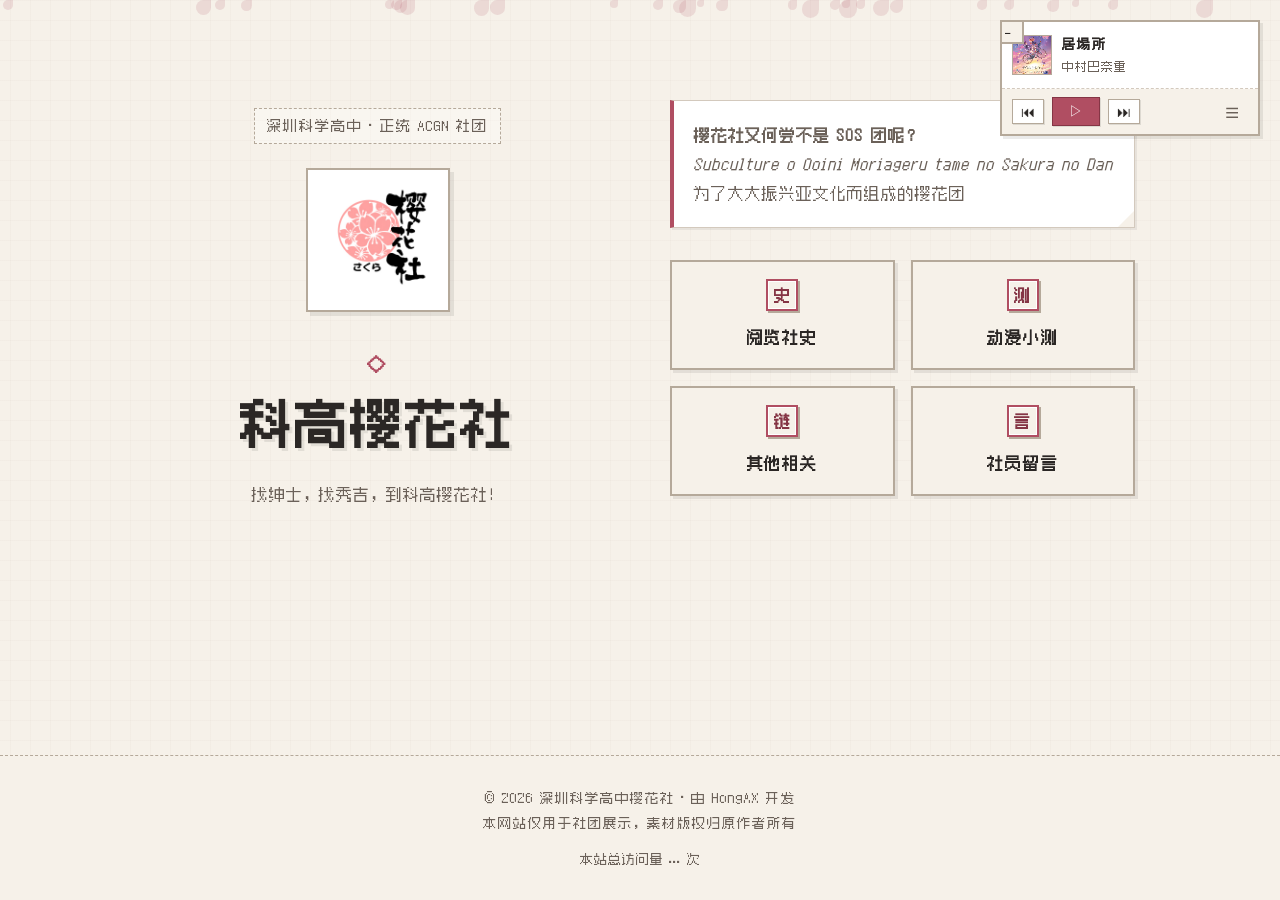
<file: index.html>
<!DOCTYPE html>
<html lang="zh-CN">
<head>
    <meta charset="UTF-8">
    <meta name="viewport" content="width=device-width, initial-scale=1.0">
    <title>科高樱花社 · 深圳科学高中 ACGN 同好会</title>
    <meta name="description" content="深圳科学高中 ACGN 同好会。">
    <meta property="og:type" content="website">
    <meta property="og:site_name" content="科高樱花社">
    <meta property="og:title" content="社团主页 · 科高樱花社">
    <meta property="og:description" content="深圳科学高中 ACGN 同好会。">
    <meta property="og:url" content="https://hongaxe.github.io/sakura/">
    <meta property="og:image" content="https://hongaxe.github.io/sakura/static/image/sakura.png">
    <link rel="stylesheet" href="static/sakura.css">
</head>
<body>
    <div class="sakura-bg" id="sakura-bg"></div>

    <section class="hero">
        <!-- 左侧：主视觉 -->
        <div class="hero-left">
            <div class="hero-badge">深圳科学高中 · 正统 ACGN 社团</div>
            <div class="logo-wrapper">
                <img src="static/image/sakura.png" alt="樱花社社徽">
            </div>
            <h1>科高樱花社</h1>
            <p>找绅士，找秀吉，到科高樱花社！</p>
        </div>

        <!-- 右侧：便签与菜单 -->
        <div class="hero-right">
            <div class="sos-tribute">
                <p class="sos-line1">樱花社又何尝不是 SOS 团呢？</p>
                <p class="sos-line2">Subculture o Ooini Moriageru tame no Sakura no Dan</p>
                <p class="sos-line3">为了大大振兴亚文化而组成的樱花团</p>
            </div>

            <div class="quick-nav">
                <a href="history/" class="btn-card">
                    <div class="icon-seal">史</div>
                    <span>阅览社史</span>
                </a>
                <a href="quiz/" class="btn-card">
                    <div class="icon-seal">测</div>
                    <span>动漫小测</span>
                </a>
                <a href="links/" class="btn-card">
                    <div class="icon-seal">链</div>
                    <span>其他相关</span>
                </a>
                <a href="comment/" class="btn-card">
                    <div class="icon-seal">言</div>
                    <span>社员留言</span>
                </a>
            </div>
        </div>
    </section>

    <footer>
        © 2026 深圳科学高中樱花社 · 由 HongAX 开发<br>
        本网站仅用于社团展示，素材版权归原作者所有
        <div class="visit-counter">
            <span id="busuanzi_container_site_pv">本站总访问量 <span id="busuanzi_value_site_pv">…</span> 次</span>
        </div>
    </footer>

    <script>
        const sakuraBg = document.getElementById('sakura-bg');
        for (let i = 0; i < 30; i++) {
            const sakura = document.createElement('div');
            sakura.classList.add('sakura');
            const size = Math.random() * 12 + 6;
            sakura.style.width = size + 'px';
            sakura.style.height = size + 'px';
            sakura.style.left = Math.random() * 100 + 'vw';
            sakura.style.animationDuration = (Math.random() * 5 + 8) + 's';
            sakura.style.animationDelay = Math.random() * 5 + 's';
            sakuraBg.appendChild(sakura);
        }
    </script>

    <script>
      // 注册 Service Worker
      if ('serviceWorker' in navigator) {
        window.addEventListener('load', () => {
          navigator.serviceWorker.register('./sw.js') // 相对路径，找到根目录的 sw.js
            .then(registration => {
              console.log('✅ Service Worker 注册成功，作用域:', registration.scope);
            })
            .catch(err => {
              console.error('❌ Service Worker 注册失败:', err);
            });
        });
      }
    </script>

    <script src="static/music-player.js" data-src="static/music/music.mp3"></script>
    <script defer src="https://events.vercount.one/js"></script>
</body>
</html>
</file>
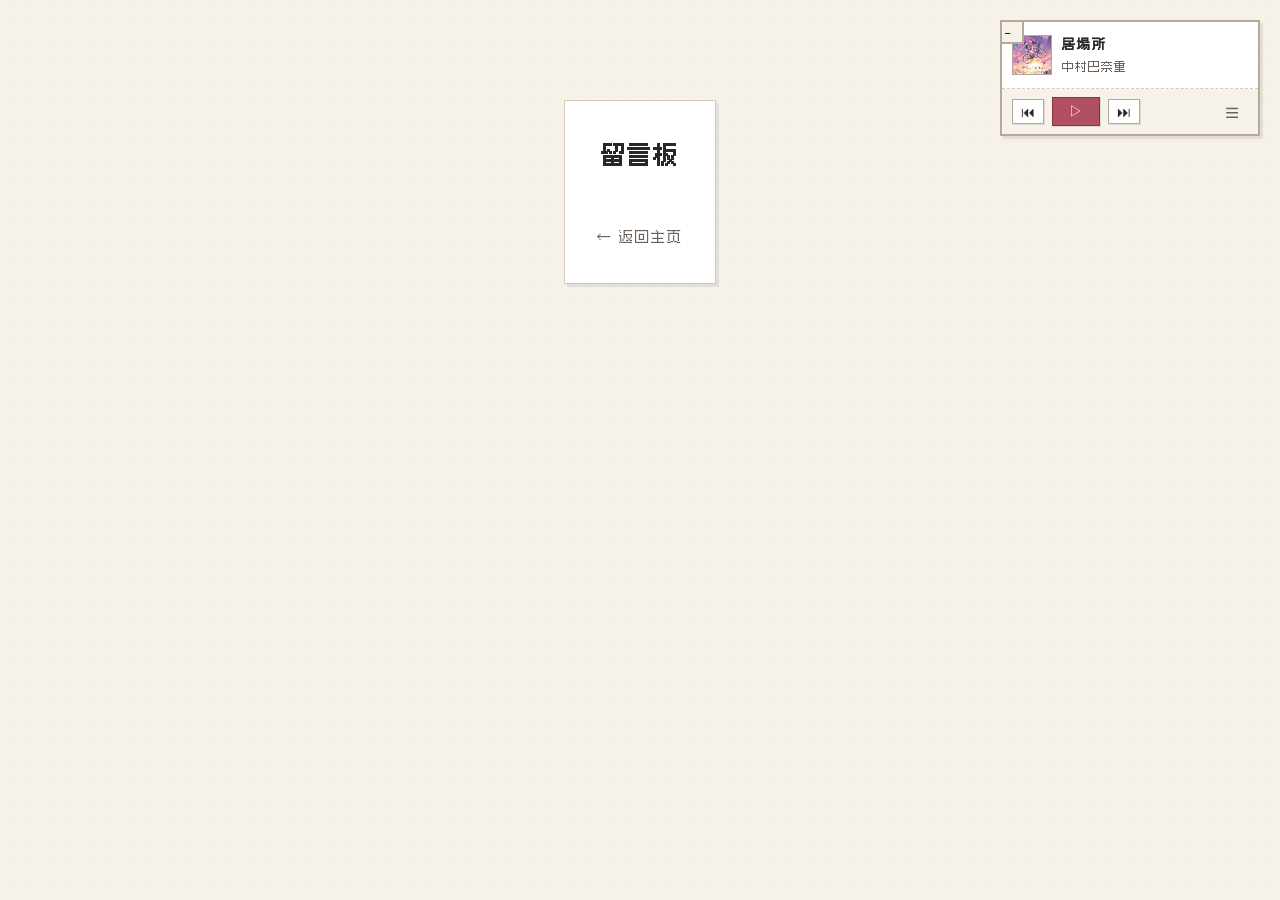
<file: comment/index.html>
<!DOCTYPE html>
<html lang="zh-CN">
<head>
    <meta charset="UTF-8">
    <meta name="viewport" content="width=device-width, initial-scale=1.0">
    <title>留言板 · 科高樱花社</title>
    <meta name="description" content="在这里留下你的想法。">
    <meta property="og:type" content="website">
    <meta property="og:site_name" content="科高樱花社">
    <meta property="og:title" content="社员留言 · 科高樱花社">
    <meta property="og:description" content="在这里留下你想法。">
    <meta property="og:url" content="https://hongaxe.github.io/sakura/comment/">
    <meta property="og:image" content="https://hongaxe.github.io/sakura/static/image/sakura.png">
    <link rel="stylesheet" href="../static/sakura.css">
</head>
<body>
    <div class="comment-container">
        <div class="comment-card">
            <h1>留言板</h1>
            
            <div class="giscus"></div>

            <div style="text-align:center; margin-top: 24px;">
                <a href="../" class="back-home-btn">← 返回主页</a>
            </div>
        </div>
    </div>

    <script src="https://giscus.app/client.js"
            data-repo="HongAXE/sakura"
            data-repo-id="R_kgDOU1oMng"
            data-category="Comments"
            data-category-id="DIC_kwDOU1oMns4DKa7B"
            data-mapping="pathname"
            data-strict="0"
            data-reactions-enabled="1"
            data-emit-metadata="0"
            data-input-position="bottom"
            data-theme="https://hongaxe.github.io/sakura/static/giscus-sakura.css"  
            data-lang="zh-CN"
            crossorigin="anonymous"
            async>
    </script>

    <script src="../static/music-player.js" data-src="../static/music/music.mp3"></script>
</body>
</html>
</file>
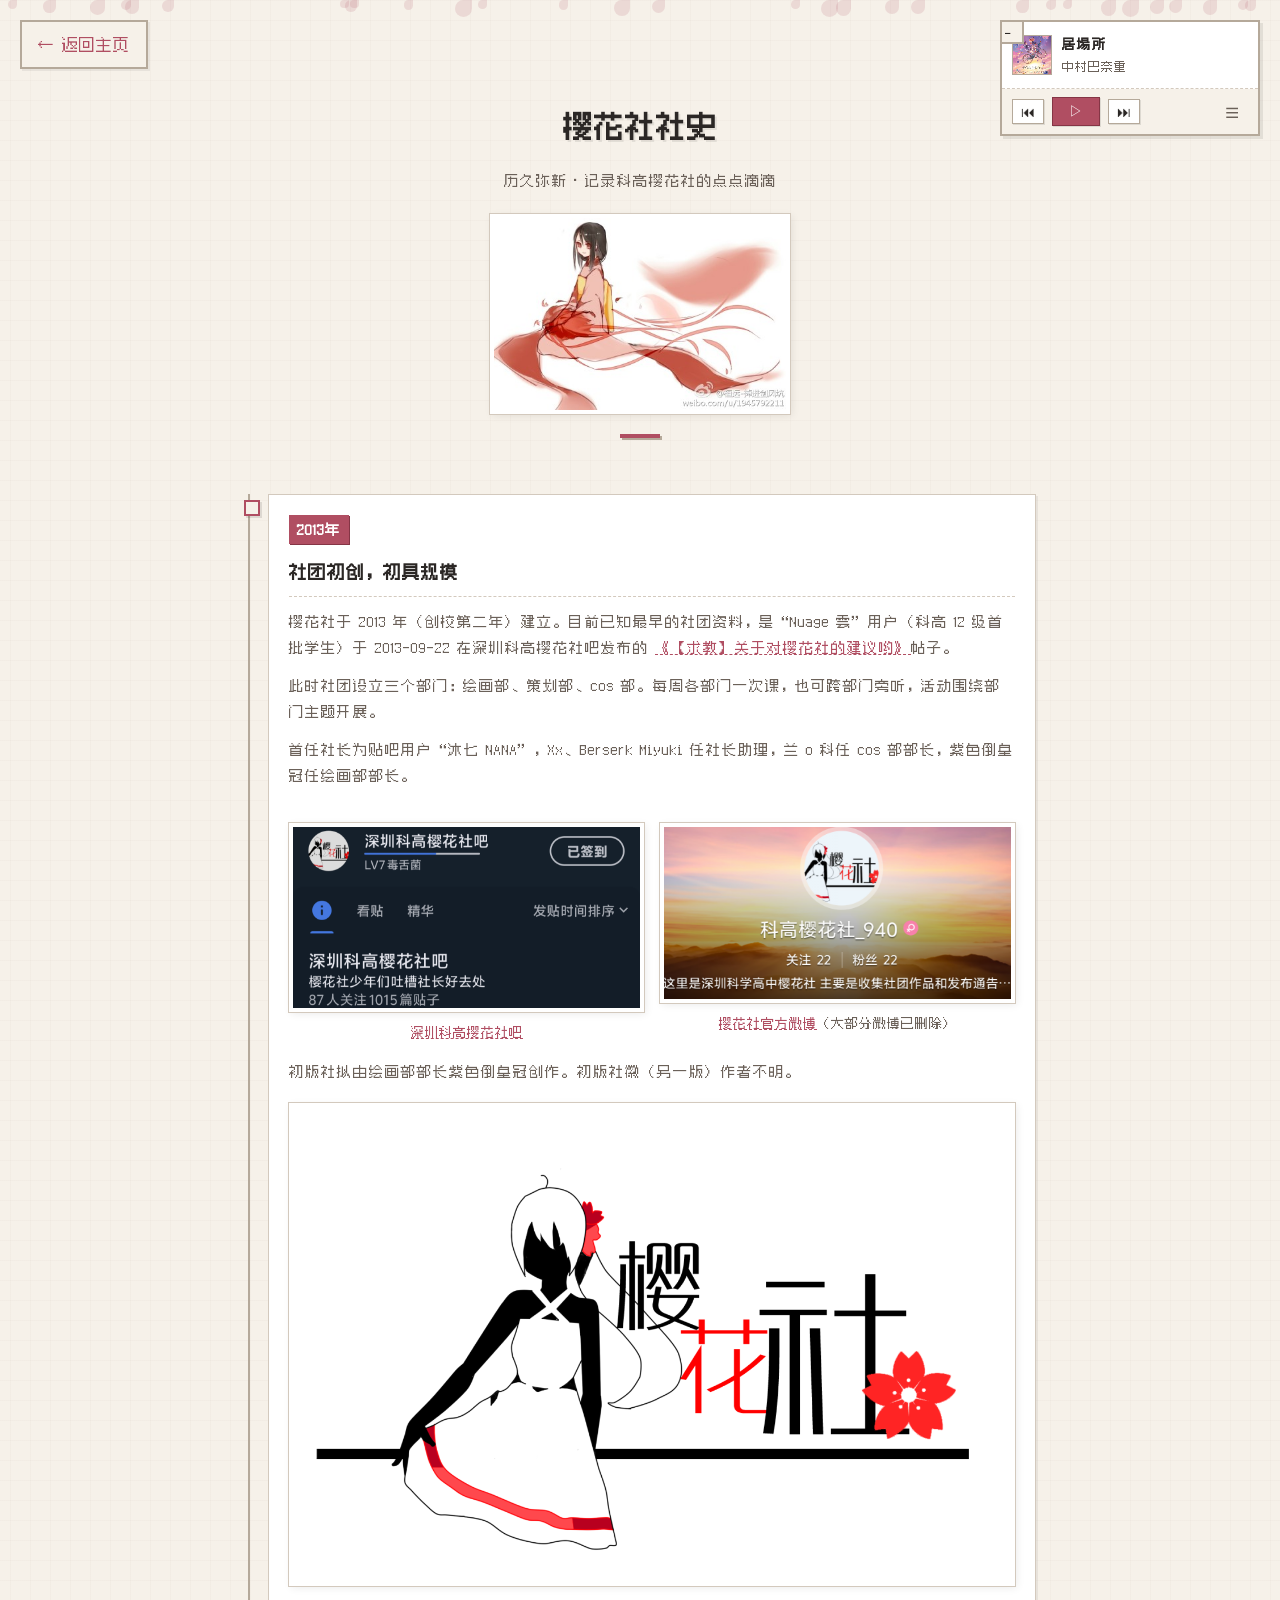
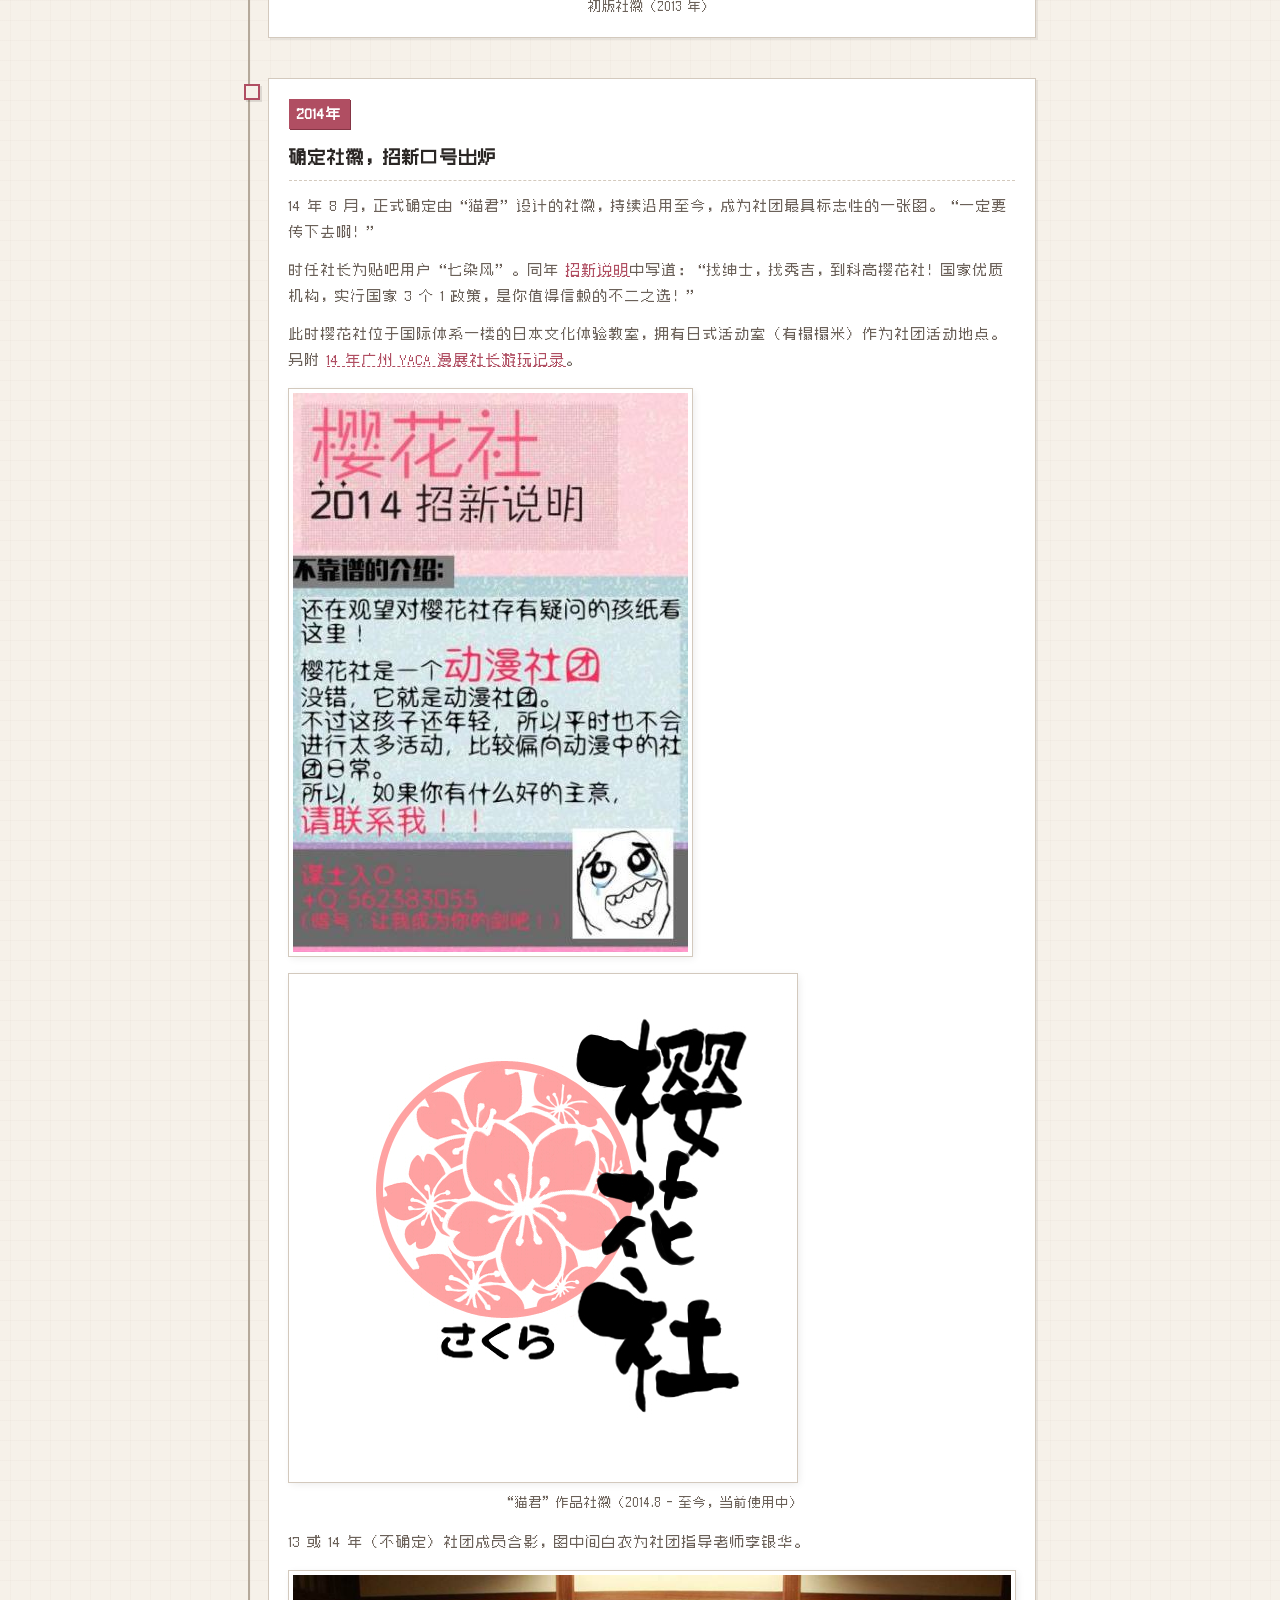
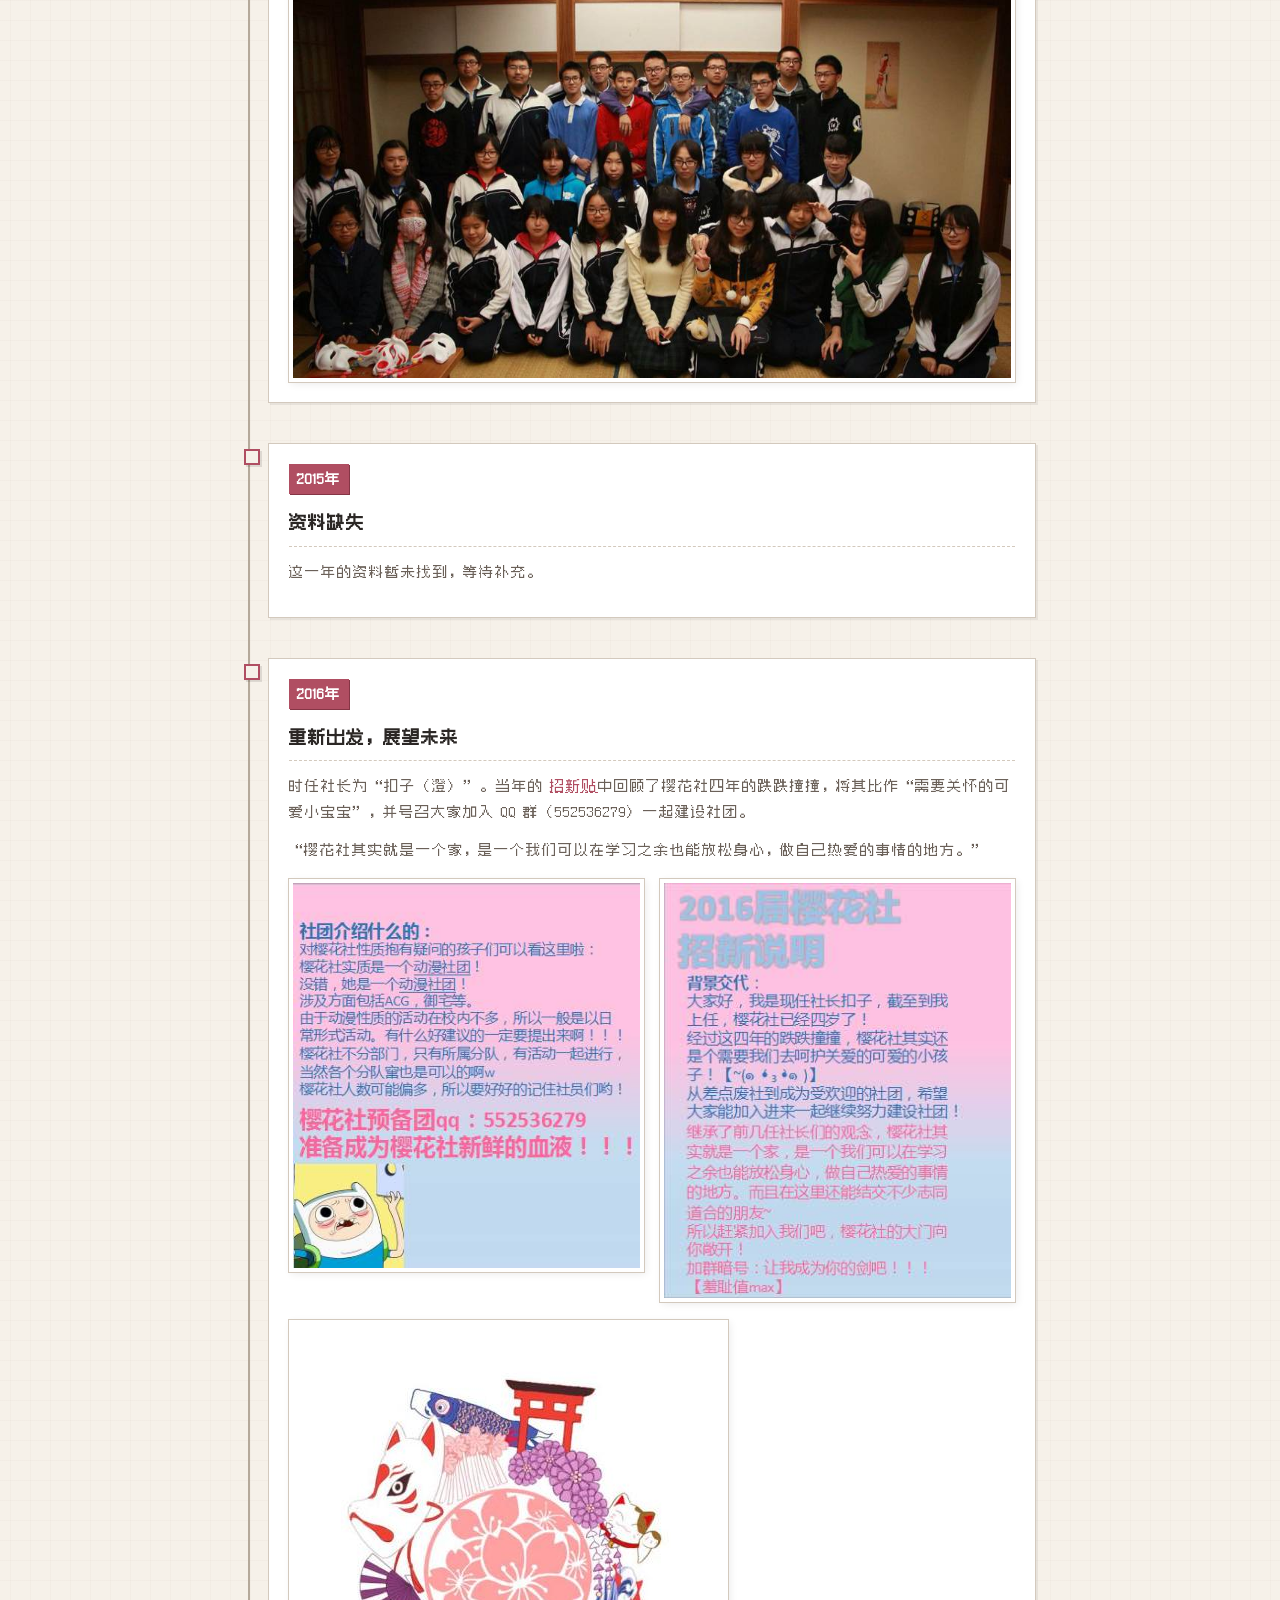
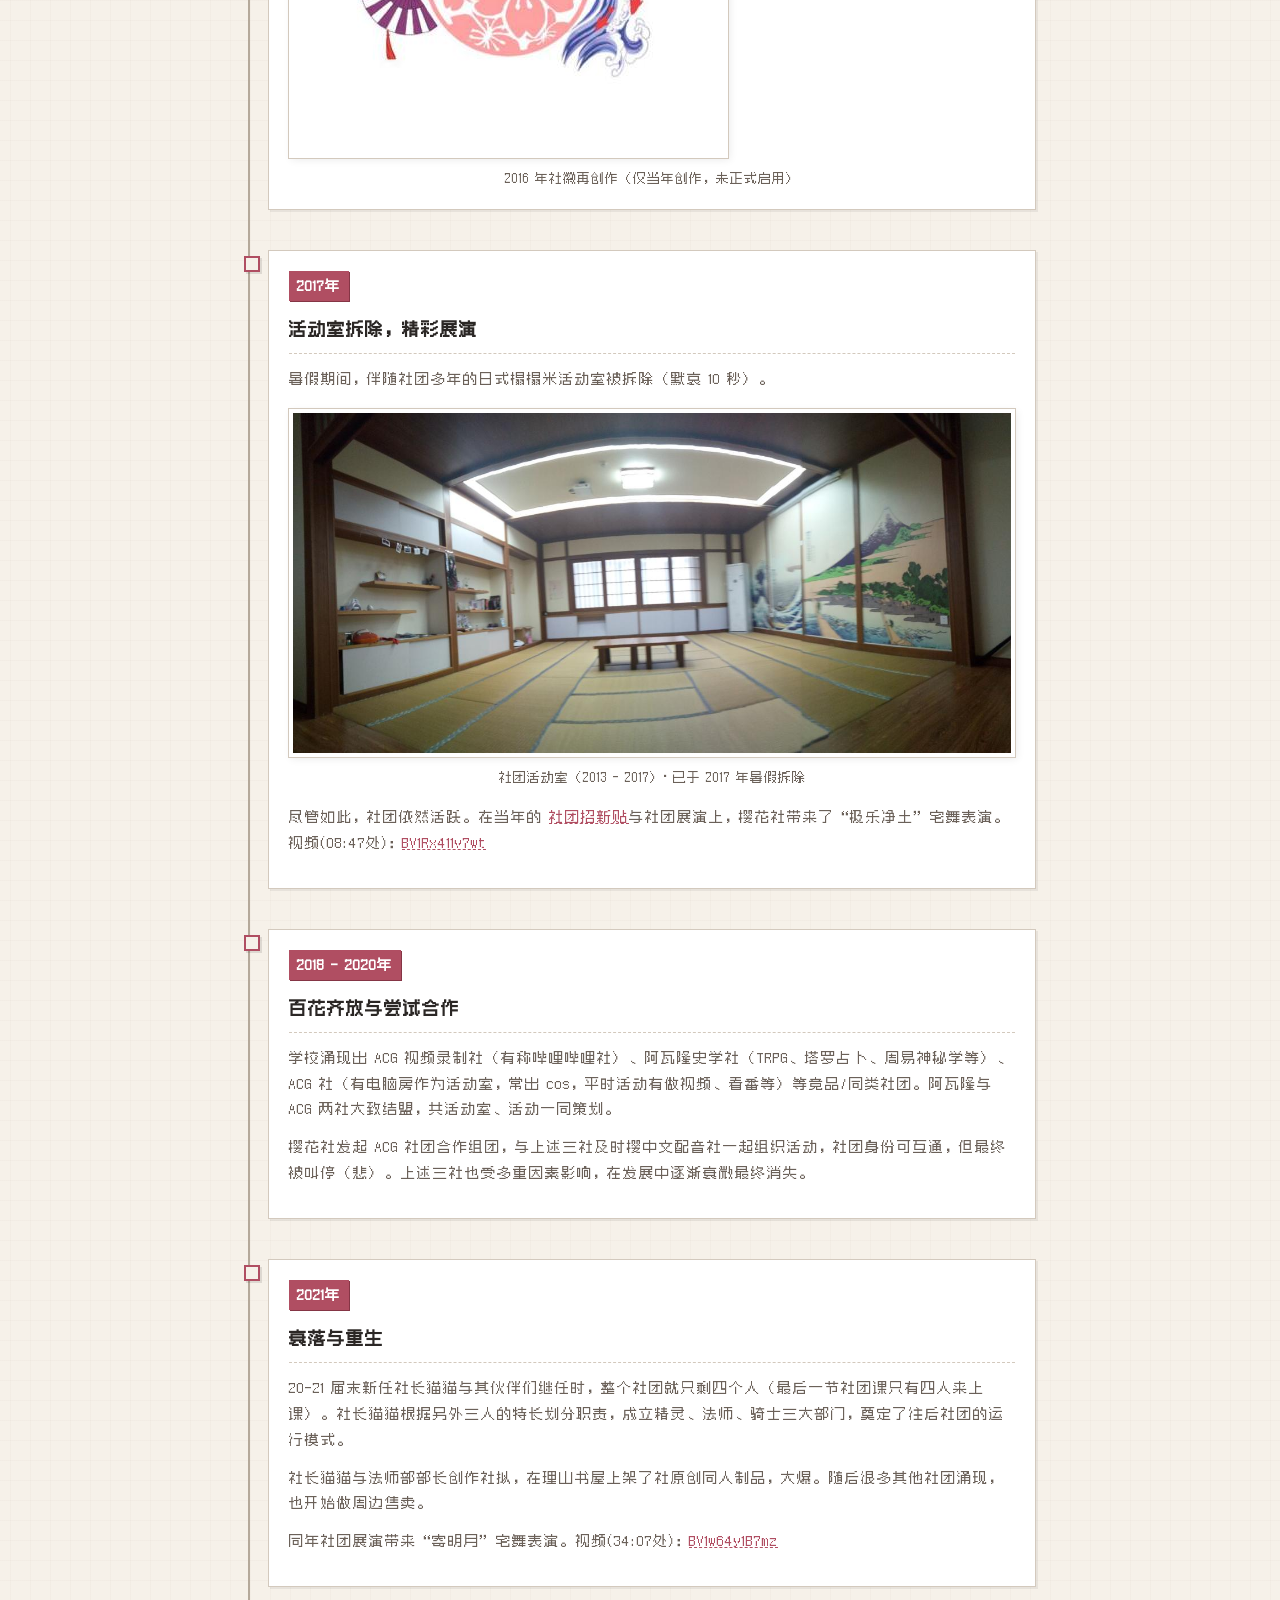
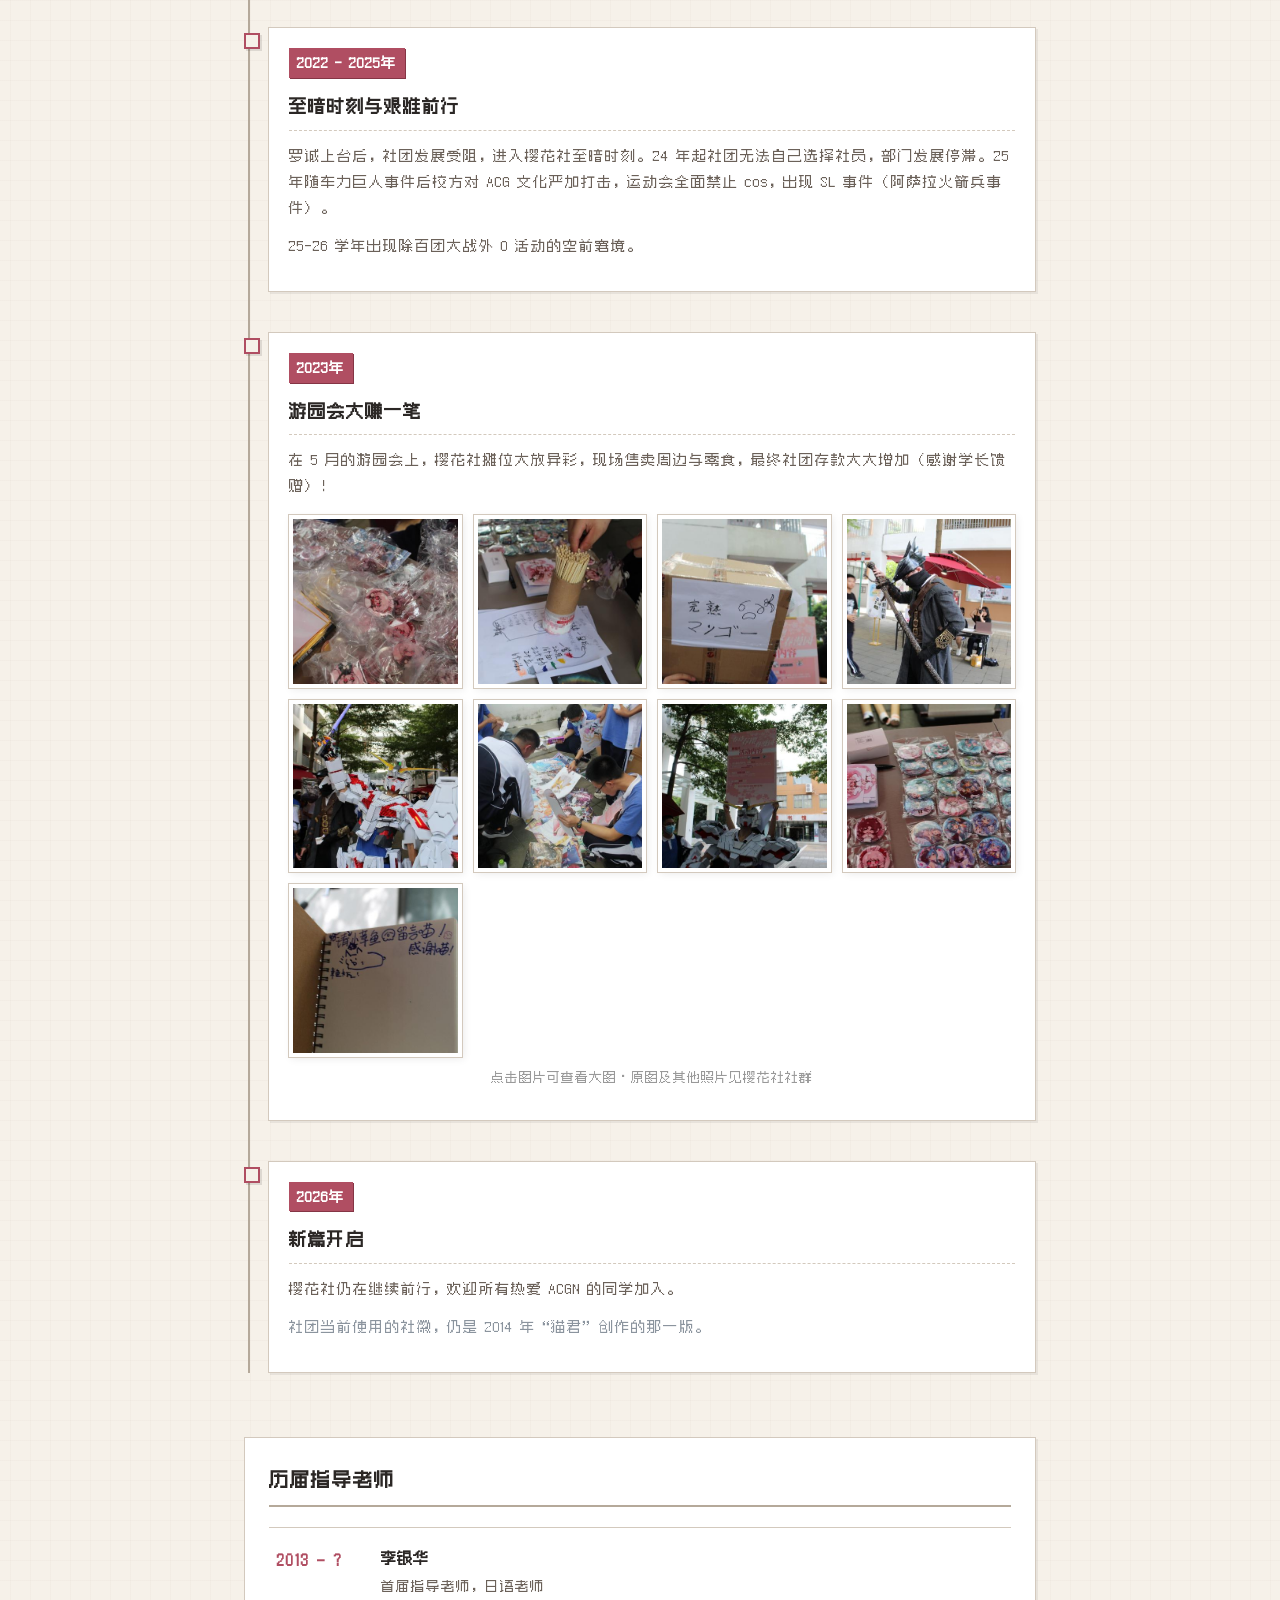
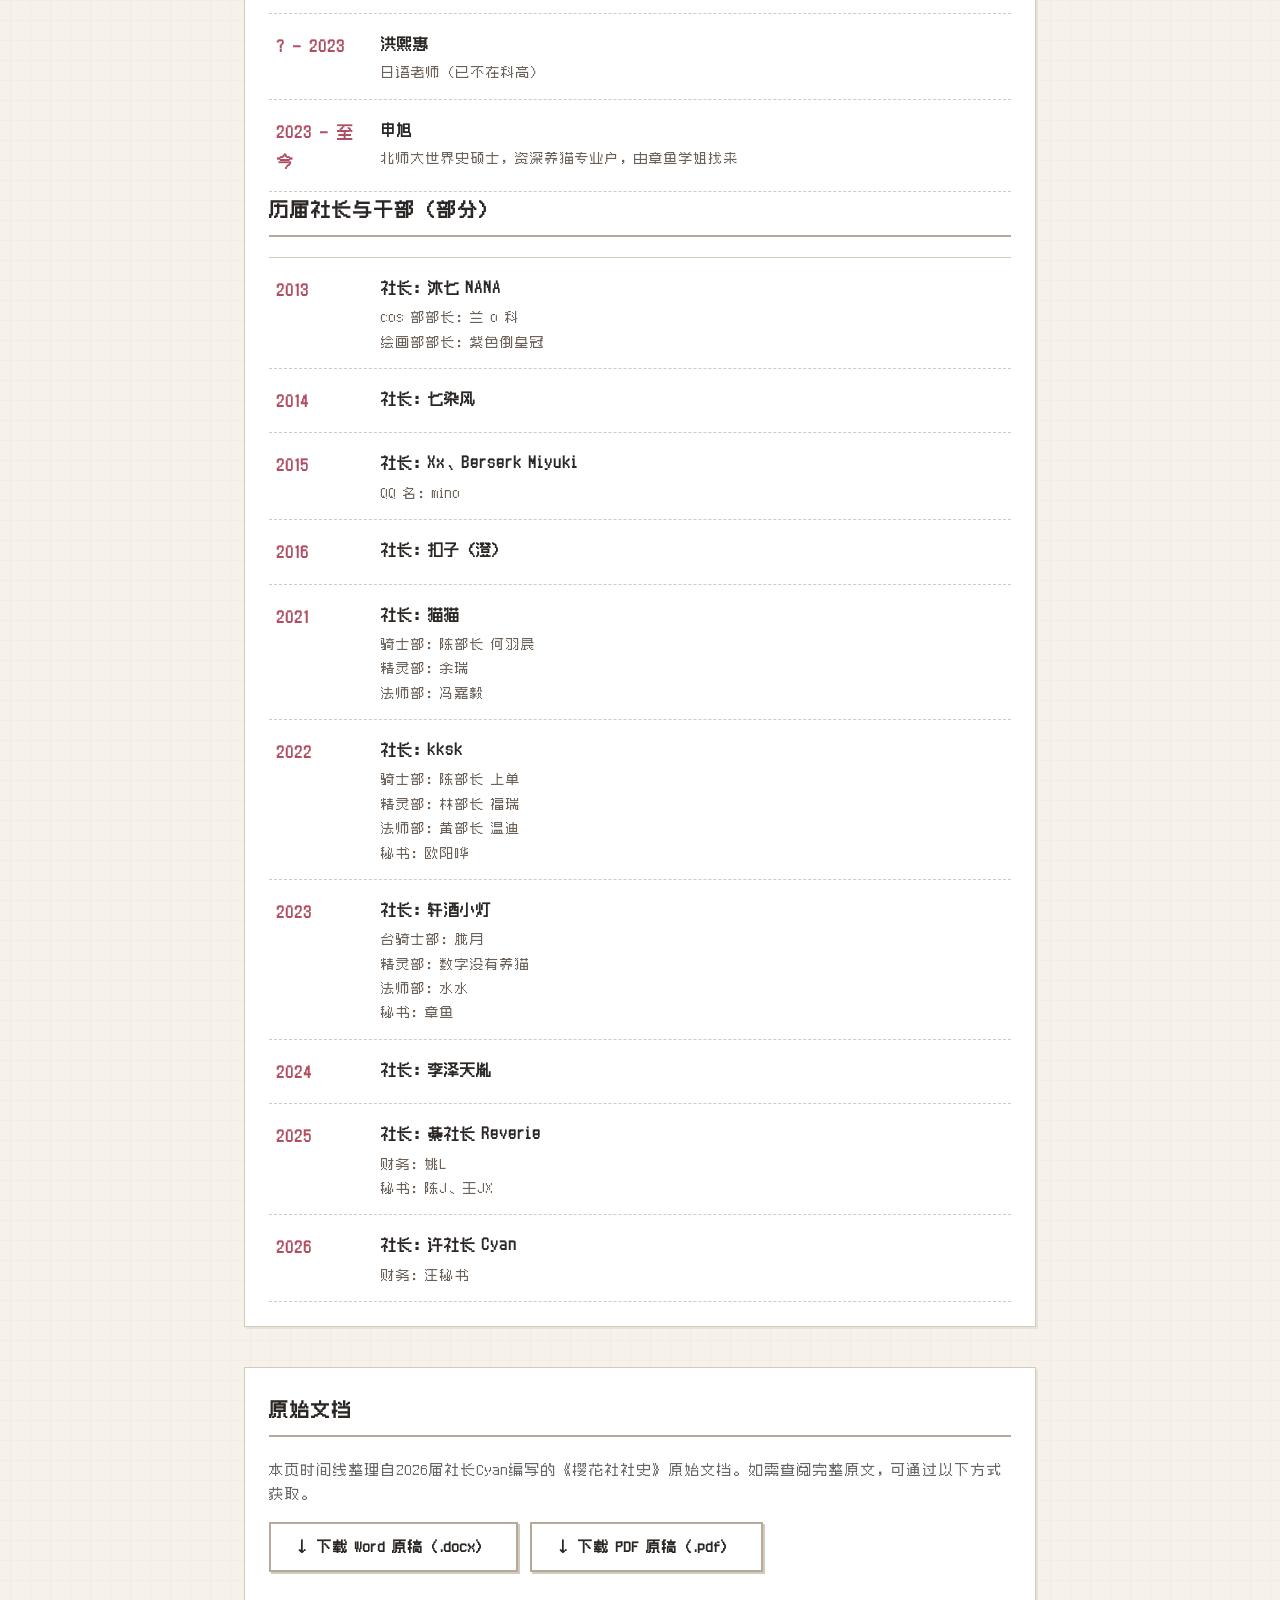
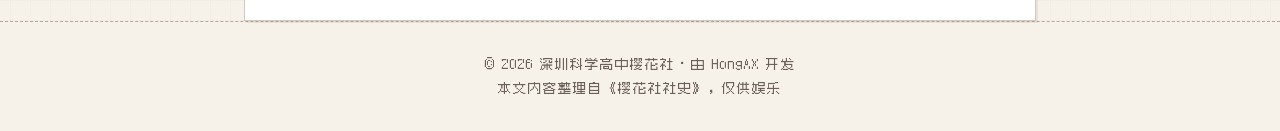
<file: history/index.html>
<!DOCTYPE html>
<html lang="zh-CN">
<head>
    <meta charset="UTF-8">
    <meta name="viewport" content="width=device-width, initial-scale=1.0">
    <title>樱花社社史 · 科高樱花社</title>
    <meta name="description" content="科高樱花社自 2013 年以来的发展历程。">
    <meta property="og:type" content="website">
    <meta property="og:site_name" content="科高樱花社">
    <meta property="og:title" content="阅览社史 · 科高樱花社">
    <meta property="og:description" content="科高樱花社自 2013 年以来的发展历程。">
    <meta property="og:url" content="https://hongaxe.github.io/sakura/history/">
    <meta property="og:image" content="https://hongaxe.github.io/sakura/static/image/sakura.png">
    <link rel="stylesheet" href="../static/sakura.css">
</head>
<body>
    <div class="sakura-bg" id="sakura-bg"></div>
    <a href="../" class="back-home">← 返回主页</a>

    <div class="container">
        <div class="page-title">
            <h1>樱花社社史</h1>
            <p>历久弥新 · 记录科高樱花社的点点滴滴</p>
            <img src="../static/image/personification.png" alt="樱花社拟人化立绘" class="history-img" style="max-width: 300px; margin: 20px auto 0;">
        </div>

        <div class="timeline">
            <div class="timeline-item">
                <div class="timeline-content">
                    <span class="timeline-year">2013年</span>
                    <h3>社团初创，初具规模</h3>
                    <p>樱花社于 2013 年（创校第二年）建立。目前已知最早的社团资料，是“Nuage 雲”用户（科高 12 级首批学生）于 2013-09-22 在深圳科高樱花社吧发布的
                        <a href="https://tieba.baidu.com/p/2609156206?fr=frs" target="_blank" rel="noopener" class="history-link">《【求教】关于对樱花社的建议哟》</a>帖子。
                    </p>
                    <p>此时社团设立三个部门：<span class="highlight">绘画部、策划部、cos 部</span>。每周各部门一次课，也可跨部门旁听，活动围绕部门主题开展。</p>
                    <p>首任社长为贴吧用户“沐七 NANA”，<span class="highlight">Xx、Berserk Miyuki 任社长助理</span>，兰 o 科任 cos 部部长，紫色倒皇冠任绘画部部长。</p>

                    <div class="history-img-grid">
                        <figure class="history-figure">
                            <a href="https://tieba.baidu.com/f?kw=深圳科高樱花社吧" target="_blank" rel="noopener">
                                <img src="../static/image/tieba.png" alt="深圳科高樱花社吧" class="history-img">
                            </a>
                            <figcaption><a href="https://tieba.baidu.com/f?kw=深圳科高樱花社吧" target="_blank" rel="noopener" class="history-link">深圳科高樱花社吧</a></figcaption>
                        </figure>
                        <figure class="history-figure">
                            <a href="https://weibo.com/u/3810142665" target="_blank" rel="noopener">
                                <img src="../static/image/weibo.png" alt="樱花社官方微博" class="history-img">
                            </a>
                            <figcaption><a href="https://weibo.com/u/3810142665" target="_blank" rel="noopener" class="history-link">樱花社官方微博</a>（大部分微博已删除）</figcaption>
                        </figure>
                    </div>

                    <p style="margin-top:16px;">初版社拟由绘画部部长紫色倒皇冠创作。初版社徽（另一版）作者不明。</p>
                    <figure class="history-figure">
                        <img src="../static/image/sakura-past.png" alt="樱花社初版社徽" class="history-img">
                        <figcaption>初版社徽（2013 年）</figcaption>
                    </figure>
                </div>
            </div>

            <div class="timeline-item">
                <div class="timeline-content">
                    <span class="timeline-year">2014年</span>
                    <h3>确定社徽，招新口号出炉</h3>
                    <p>14 年 8 月，正式确定由“猫君”设计的社徽，持续沿用至今，成为社团最具标志性的一张图。<span class="highlight">“一定要传下去啊！”</span></p>
                    <p>时任社长为贴吧用户“七染风”。同年
                        <a href="https://tieba.baidu.com/p/3188860948?pid=54426186748&lz=0&fr=personpage" target="_blank" rel="noopener" class="history-link">招新说明</a>中写道：“找绅士，找秀吉，到科高樱花社！国家优质机构，实行国家 3 个 1 政策，是你值得信赖的不二之选！”
                    </p>
                    <p>此时樱花社位于国际体系一楼的日本文化体验教室，拥有<span class="highlight">日式活动室（有榻榻米）</span>作为社团活动地点。另附
                        <a href="https://tieba.baidu.com/p/3218914865?fr=frs" target="_blank" rel="noopener" class="history-link">14 年广州 YACA 漫展社长游玩记录</a>。
                    </p>

                    <img src="../static/image/intro-2014.png" alt="2014年招新宣传" class="history-img">

                    <figure class="history-figure">
                        <img src="../static/image/sakura.png" alt="猫君社徽（2014.8 - 至今）" class="history-img">
                        <figcaption>“猫君”作品社徽（2014.8 - 至今，当前使用中）</figcaption>
                    </figure>

                    <p style="margin-top:16px;">13 或 14 年（不确定）社团成员合影，图中间白衣为社团指导老师李银华。</p>
                    <img src="../static/image/group-photo.png" alt="社团成员合影" class="history-img">
                </div>
            </div>

            <div class="timeline-item">
                <div class="timeline-content">
                    <span class="timeline-year">2015年</span>
                    <h3>资料缺失</h3>
                    <p>这一年的资料暂未找到，等待补充。</p>
                </div>
            </div>

            <div class="timeline-item">
                <div class="timeline-content">
                    <span class="timeline-year">2016年</span>
                    <h3>重新出发，展望未来</h3>
                    <p>时任社长为“<span class="highlight">扣子（澄）</span>”。当年的
                        <a href="https://tieba.baidu.com/p/4674219638?pid=94015640003&lz=0&fr=personpage" target="_blank" rel="noopener" class="history-link">招新贴</a>中回顾了樱花社四年的跌跌撞撞，将其比作“需要关怀的可爱小宝宝”，并号召大家加入 QQ 群（552536279）一起建设社团。
                    </p>
                    <p>“樱花社其实就是一个家，是一个我们可以在学习之余也能放松身心，做自己热爱的事情的地方。”</p>

                    <div class="history-img-grid">
                        <img src="../static/image/intro-2016-1.png" alt="2016年招新说明1" class="history-img">
                        <img src="../static/image/intro-2016-2.png" alt="2016年招新说明2" class="history-img">
                    </div>

                    <figure class="history-figure">
                        <img src="../static/image/sakura-new.png" alt="2016年社徽再创作" class="history-img">
                        <figcaption>2016 年社徽再创作（仅当年创作，未正式启用）</figcaption>
                    </figure>
                </div>
            </div>

            <div class="timeline-item">
                <div class="timeline-content">
                    <span class="timeline-year">2017年</span>
                    <h3>活动室拆除，精彩展演</h3>
                    <p>暑假期间，伴随社团多年的日式榻榻米活动室被拆除（默哀 10 秒）。</p>

                    <figure class="history-figure">
                        <img src="../static/image/activity-room.png" alt="2013-2017 社团活动室" class="history-img">
                        <figcaption>社团活动室（2013 - 2017）· 已于 2017 年暑假拆除</figcaption>
                    </figure>

                    <p style="margin-top:16px;">尽管如此，社团依然活跃。在当年的
                        <a href="https://tieba.baidu.com/p/5230601650?pid=109537405204&lz=0&fr=personpage" target="_blank" rel="noopener" class="history-link">社团招新贴</a>与社团展演上，樱花社带来了“极乐净土”宅舞表演。
                        视频(08:47处)：<a href="https://www.bilibili.com/video/BV1Rx411v7wt" target="_blank" rel="noopener" class="history-link">BV1Rx411v7wt</a>
                    </p>
                </div>
            </div>

            <div class="timeline-item">
                <div class="timeline-content">
                    <span class="timeline-year">2018 - 2020年</span>
                    <h3>百花齐放与尝试合作</h3>
                    <p>学校涌现出 ACG 视频录制社（有称哔哩哔哩社）、阿瓦隆史学社（TRPG、塔罗占卜、周易神秘学等）、ACG 社（有电脑房作为活动室，常出 cos，平时活动有做视频、看番等）等竞品/同类社团。阿瓦隆与 ACG 两社大致结盟，共活动室、活动一同策划。</p>
                    <p>樱花社发起 ACG 社团合作组团，与上述三社及时樱中文配音社一起组织活动，社团身份可互通，但最终被叫停（悲）。上述三社也受多重因素影响，在发展中逐渐衰微最终消失。</p>
                </div>
            </div>

            <div class="timeline-item">
                <div class="timeline-content">
                    <span class="timeline-year">2021年</span>
                    <h3>衰落与重生</h3>
                    <p>20-21 届末新任社长猫猫与其伙伴们继任时，整个社团就只剩四个人（最后一节社团课只有四人来上课）。社长猫猫根据另外三人的特长划分职责，成立<span class="highlight">精灵、法师、骑士</span>三大部门，奠定了往后社团的运行模式。</p>
                    <p>社长猫猫与法师部部长创作社拟，在理山书屋上架了社原创同人制品，大爆。随后很多其他社团涌现，也开始做周边售卖。</p>
                    <p>同年社团展演带来“寄明月”宅舞表演。视频(34:07处)：<a href="https://www.bilibili.com/video/BV1w64y1B7mz" target="_blank" rel="noopener" class="history-link">BV1w64y1B7mz</a></p>
                </div>
            </div>

            <div class="timeline-item">
                <div class="timeline-content">
                    <span class="timeline-year">2022 - 2025年</span>
                    <h3>至暗时刻与艰难前行</h3>
                    <p>罗诚上台后，社团发展受阻，进入樱花社至暗时刻。24 年起社团无法自己选择社员，部门发展停滞。25 年随车力巨人事件后校方对 ACG 文化严加打击，运动会全面禁止 cos，出现 SL 事件（阿萨拉火箭兵事件）。</p>
                    <p>25-26 学年出现除百团大战外 0 活动的空前窘境。</p>
                </div>
            </div>

            <div class="timeline-item">
                <div class="timeline-content">
                    <span class="timeline-year">2023年</span>
                    <h3>游园会大赚一笔</h3>
                    <p>在 5 月的游园会上，樱花社摊位大放异彩，现场售卖周边与零食，最终社团存款大大增加（感谢学长馈赠）！</p>

                    <div class="history-fair-grid">
                        <img src="../static/image/fair-1.png" alt="游园会现场 1" class="history-img" onclick="window.open(this.src)">
                        <img src="../static/image/fair-2.png" alt="游园会现场 2" class="history-img" onclick="window.open(this.src)">
                        <img src="../static/image/fair-3.png" alt="游园会现场 3" class="history-img" onclick="window.open(this.src)">
                        <img src="../static/image/fair-4.png" alt="游园会现场 4" class="history-img" onclick="window.open(this.src)">
                        <img src="../static/image/fair-5.png" alt="游园会现场 5" class="history-img" onclick="window.open(this.src)">
                        <img src="../static/image/fair-6.png" alt="游园会现场 6" class="history-img" onclick="window.open(this.src)">
                        <img src="../static/image/fair-7.png" alt="游园会现场 7" class="history-img" onclick="window.open(this.src)">
                        <img src="../static/image/fair-8.png" alt="游园会现场 8" class="history-img" onclick="window.open(this.src)">
                        <img src="../static/image/fair-9.png" alt="游园会现场 9" class="history-img" onclick="window.open(this.src)">
                    </div>
                    <p style="font-size:0.8rem;color:#999;text-align:center;margin-top:8px;">点击图片可查看大图 · 原图及其他照片见樱花社社群</p>
                </div>
            </div>

            <div class="timeline-item">
                <div class="timeline-content">
                    <span class="timeline-year">2026年</span>
                    <h3>新篇开启</h3>
                    <p>樱花社仍在继续前行，欢迎所有热爱 ACGN 的同学加入。</p>
                    <p style="font-size:0.9rem;color:#8b949e;">社团当前使用的社徽，仍是 2014 年“猫君”创作的那一版。</p>
                </div>
            </div>
        </div>

        <div class="appendix">
            <h2>历届指导老师</h2>
            <div id="teachers-container" class="leaders-list">
                <p style="color: #8c8279; font-size: 0.9rem;">正在加载名录...</p>
            </div>

            <h2>历届社长与干部（部分）</h2>
            <div id="leaders-container" class="leaders-list">
                <p style="color: #8c8279; font-size: 0.9rem;">正在加载名录...</p>
            </div>

        </div>

        <!-- ===== 原始文档 ===== -->
        <div class="appendix" style="margin-top: 40px;">
            <h2>原始文档</h2>
            <p style="color:#666; font-size:0.9rem; line-height:1.7; margin-bottom:16px;">
                本页时间线整理自2026届社长Cyan编写的《樱花社社史》原始文档。如需查阅完整原文，可通过以下方式获取。
            </p>

            <!-- 下载按钮 -->
            <div class="doc-actions">
                <a href="../static/another/sakura-history.docx" download class="btn-submit btn-outline doc-btn">
                    ↓ 下载 Word 原稿（.docx）
                </a>
                <a href="../static/another/sakura-history.pdf" download class="btn-submit btn-outline doc-btn">
                    ↓ 下载 PDF 原稿（.pdf）
                </a>
            </div>
        </div>
        <!-- ===== 原始文档结束 ===== -->
    </div>

    <footer>
        © 2026 深圳科学高中樱花社 · 由 HongAX 开发<br>
        本文内容整理自《樱花社社史》，仅供娱乐
    </footer>

    <script>
        const sakuraBg = document.getElementById('sakura-bg');
        for (let i = 0; i < 30; i++) {
            const sakura = document.createElement('div');
            sakura.classList.add('sakura');
            const size = Math.random() * 12 + 6;
            sakura.style.width = size + 'px';
            sakura.style.height = size + 'px';
            sakura.style.left = Math.random() * 100 + 'vw';
            sakura.style.animationDuration = (Math.random() * 5 + 8) + 's';
            sakura.style.animationDelay = Math.random() * 5 + 's';
            sakuraBg.appendChild(sakura);
        }
    </script>
    <script>
        // ===== 动态加载历届干部名单 =====
        async function loadLeaders() {
            const container = document.getElementById('leaders-container');
            try {
                const res = await fetch('../static/data/leaders.json');
                if (!res.ok) throw new Error('文件读取失败');
                const data = await res.json();

                let html = '';
                data.forEach(item => {
                    html += `<div class="leader-item">`;
                    html += `  <div class="leader-year">${item.year}</div>`;
                    html += `  <div class="leader-info">`;
                    html += `    <div class="leader-president">社长：${item.president}</div>`;

                    if (item.others && item.others.length > 0) {
                        html += `<div class="leader-desc">`;
                        item.others.forEach(sub => {
                            html += `<div class="leader-sub-item">${sub.role}：${sub.name}</div>`;
                        });
                        html += `</div>`;
                    }
                    html += `  </div>`;
                    html += `</div>`;
                });
                container.innerHTML = html;
            } catch (e) {
                console.error('加载干部名单失败:', e);
                container.innerHTML = '<p style="color: #b04e62; font-size: 0.9rem;">⚠ 干部名单加载失败，请通过服务器环境访问。</p>';
            }
        }
        loadLeaders();
        // ===== 动态加载历届指导老师 =====
        async function loadTeachers() {
            const container = document.getElementById('teachers-container');
            try {
                const res = await fetch('../static/data/teachers.json');
                if (!res.ok) throw new Error('文件读取失败');
                const data = await res.json();

                let html = '';
                data.forEach(item => {
                    html += `<div class="leader-item">`;
                    html += `  <div class="leader-year">${item.period}</div>`;
                    html += `  <div class="leader-info">`;
                    html += `    <div class="leader-president">${item.name}</div>`;
                    if (item.note) {
                        html += `    <div class="leader-note">${item.note}</div>`;
                    }
                    html += `  </div>`;
                    html += `</div>`;
                });
                container.innerHTML = html;
            } catch (e) {
                console.error('加载指导老师名单失败:', e);
                container.innerHTML = '<p style="color: #b04e62; font-size: 0.9rem;">⚠ 指导老师名单加载失败，请通过服务器环境访问。</p>';
            }
        }
        loadTeachers();
    </script>
    <script src="../static/music-player.js" data-src="../static/music/music.mp3"></script>
</body>
</html>
</file>
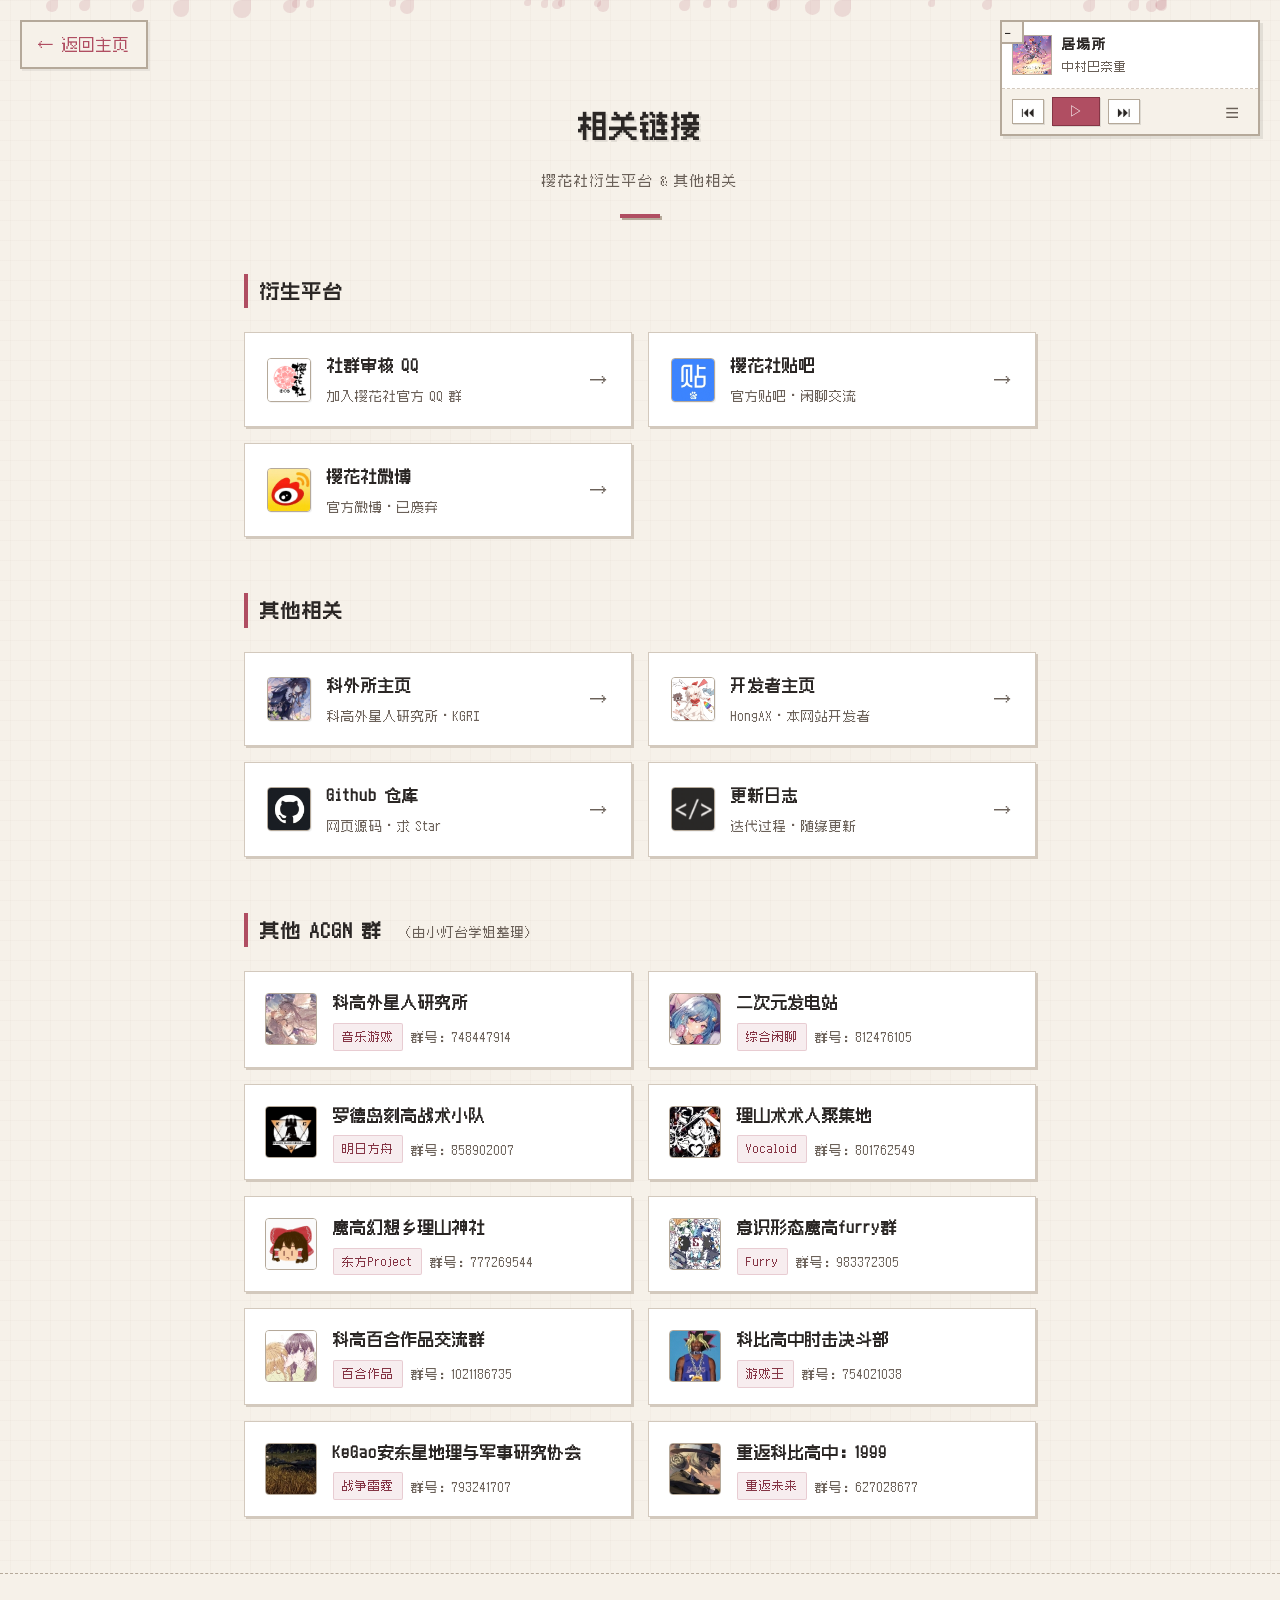
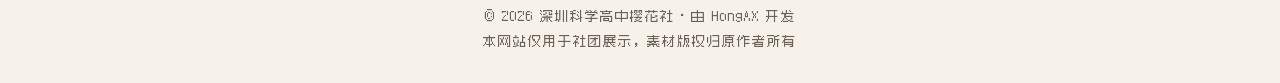
<file: links/index.html>
<!DOCTYPE html>
<html lang="zh-CN">
<head>
    <meta charset="UTF-8">
    <meta name="viewport" content="width=device-width, initial-scale=1.0">
    <title>相关链接 · 科高樱花社</title>
    <meta name="description" content="探索发现科高其他 ACGN 相关信息。">
    <meta property="og:type" content="website">
    <meta property="og:site_name" content="科高樱花社">
    <meta property="og:title" content="其他相关 · 科高樱花社">
    <meta property="og:description" content="探索发现科高其他 ACGN 相关信息。">
    <meta property="og:url" content="https://hongaxe.github.io/sakura/links/">
    <meta property="og:image" content="https://hongaxe.github.io/sakura/static/image/sakura.png">
    <link rel="stylesheet" href="../static/sakura.css">
</head>
<body>
    <div class="sakura-bg" id="sakura-bg"></div>
    <a href="../" class="back-home">← 返回主页</a>

    <div class="container">
        <div class="page-title">
            <h1>相关链接</h1>
            <p>樱花社衍生平台 & 其他相关</p>
        </div>

        <!-- 衍生平台 -->
        <div class="link-section">
            <div class="link-section-title">衍生平台</div>
            <div class="link-grid">
                <!-- 社群审核 QQ -->
                <a href="http://1704475894.qzone.qq.com/" target="_blank" rel="noopener" class="link-card">
                    <img src="../static/logo/sakura.png" alt="QQ群" class="link-avatar">
                    <div class="link-info">
                        <div class="link-name">社群审核 QQ</div>
                        <div class="link-desc">加入樱花社官方 QQ 群</div>
                    </div>
                    <div class="link-arrow">→</div>
                </a>

                <!-- 樱花社贴吧 -->
                <a href="https://tieba.baidu.com/f?kw=深圳科高樱花社吧" target="_blank" rel="noopener" class="link-card">
                    <img src="../static/logo/tieba.jpg" alt="贴吧" class="link-avatar">
                    <div class="link-info">
                        <div class="link-name">樱花社贴吧</div>
                        <div class="link-desc">官方贴吧 · 闲聊交流</div>
                    </div>
                    <div class="link-arrow">→</div>
                </a>

                <!-- 樱花社微博 -->
                <a href="https://weibo.com/u/3810142665" target="_blank" rel="noopener" class="link-card">
                    <img src="../static/logo/weibo.jpg" alt="微博" class="link-avatar">
                    <div class="link-info">
                        <div class="link-name">樱花社微博</div>
                        <div class="link-desc">官方微博 · 已废弃</div>
                    </div>
                    <div class="link-arrow">→</div>
                </a>
            </div>
        </div>

        <!-- 相关信息 -->
        <div class="link-section">
            <div class="link-section-title">其他相关</div>
            <div class="link-grid">
                <!-- 科外所主页 -->
                <a href="https://hongaxe.github.io/work/3" target="_blank" rel="noopener" class="link-card">
                    <img src="../static/logo/kgri.jpg" alt="科外所" class="link-avatar">
                    <div class="link-info">
                        <div class="link-name">科外所主页</div>
                        <div class="link-desc">科高外星人研究所 · KGRI</div>
                    </div>
                    <div class="link-arrow">→</div>
                </a>

                <!-- 开发者主页 -->
                <a href="https://hongaxe.github.io" target="_blank" rel="noopener" class="link-card">
                    <img src="../static/logo/hongax.png" alt="开发者" class="link-avatar">
                    <div class="link-info">
                        <div class="link-name">开发者主页</div>
                        <div class="link-desc">HongAX · 本网站开发者</div>
                    </div>
                    <div class="link-arrow">→</div>
                </a>

                <!-- 项目仓库 -->
                <a href="https://github.com/HongAXE/sakura" target="_blank" rel="noopener" class="link-card">
                    <img src="../static/logo/github.jpg" alt="GitHub" class="link-avatar">
                    <div class="link-info">
                        <div class="link-name">Github 仓库</div>
                        <div class="link-desc">网页源码 · 求 Star </div>
                    </div>
                    <div class="link-arrow">→</div>
                </a>
                
                <!-- 更新日志 -->
                <a href="../static/data/UPDATE.md" target="_blank" rel="noopener" class="link-card">
                    <img src="../static/logo/update.png" alt="更新日志" class="link-avatar">
                    <div class="link-info">
                        <div class="link-name">更新日志</div>
                        <div class="link-desc">迭代过程 · 随缘更新</div>
                    </div>
                    <div class="link-arrow">→</div>
                </a>
            </div>
        </div>

        
        <!-- 其他 ACGN 群 -->
        <div class="link-section">
            <div class="link-section-title">其他 ACGN 群 <span style="font-size: 0.8rem; color: var(--text-sub); font-weight: normal; margin-left: 8px;">（由小灯台学姐整理）</span></div>
            <div id="other-groups-container" class="link-grid">
                <p style="color: var(--text-sub); font-size: 0.9rem;">正在加载同好群列表...</p>
            </div>
        </div>
    </div>

    <footer>
        © 2026 深圳科学高中樱花社 · 由 HongAX 开发<br>
        本网站仅用于社团展示，素材版权归原作者所有
    </footer>

    <script>
        const sakuraBg = document.getElementById('sakura-bg');
        for (let i = 0; i < 30; i++) {
            const sakura = document.createElement('div');
            sakura.classList.add('sakura');
            const size = Math.random() * 12 + 6;
            sakura.style.width = size + 'px';
            sakura.style.height = size + 'px';
            sakura.style.left = Math.random() * 100 + 'vw';
            sakura.style.animationDuration = (Math.random() * 5 + 8) + 's';
            sakura.style.animationDelay = Math.random() * 5 + 's';
            sakuraBg.appendChild(sakura);
        }
    </script>
    <script>
        async function loadOtherGroups() {
            const container = document.getElementById('other-groups-container');
            try {
                const res = await fetch('../static/data/groups.json');
                if (!res.ok) throw new Error('网络请求失败');
                const data = await res.json();
                
                let html = '';
                data.forEach(group => {
                    html += `<a href="${group.link}" target="_blank" rel="noopener" class="link-card group-card">
                        <img src="${group.avatar}" alt="${group.name}" class="group-avatar" onerror="this.src='../static/image/sakura.png'">
                        <div class="link-info">
                            <div class="link-name">${group.name}</div>
                            <div class="group-meta">
                                <span class="group-tag">${group.tag}</span>
                                <span class="group-qq">群号：${group.qq}</span>
                            </div>
                        </div>
                    </a>`;
                });
                container.innerHTML = html;
            } catch (e) {
                console.error('加载群列表失败:', e);
                container.innerHTML = '<p style="color: #b04e62; font-size: 0.9rem;">⚠ 同好群数据加载失败，请通过服务器环境访问。</p>';
            }
        }
        loadOtherGroups();
    </script>
    <script src="../static/music-player.js" data-src="../static/music/music.mp3"></script>
</body>
</html>
</file>
<file: static/sakura.css>
/* 引入本地像素字体 */
@font-face {
    font-family: 'Zpix';
    src: url('./fonts/Zpix.woff2') format('woff2'),
         url('./fonts/Zpix.ttf') format('truetype');
    font-weight: normal;
    font-style: normal;
    font-display: swap;
}

/* ============================================================
   颜色变量：统一亮色主题（复古羊皮纸感）
   ============================================================ */
:root {
    --bg-color: #f6f1e9; /* 稍微加深一点底色 */
    --text-main: #2b2725;
    --text-sub: #6b6159;
    --sakura-pink: #b04e62;
    --sakura-light: #d67a8b;
    --sakura-dark: #853545;
    --border-color: #d3c9bd; /* 实体边框色，比纯透明更真实 */
    --border-dark: #b5a99a;
    
    /* 实体硬阴影：模拟复古像素风 */
    --shadow-hard: 3px 3px 0 rgba(0, 0, 0, 0.08);
    --shadow-hard-sm: 2px 2px 0 rgba(0, 0, 0, 0.06);
    --shadow-inset: inset 0 1px 0 rgba(255, 255, 255, 0.6);
}

* {
    margin: 0;
    padding: 0;
    box-sizing: border-box;
    font-family: 'Zpix', -apple-system, BlinkMacSystemFont, "Segoe UI", Roboto, sans-serif;
}

body {
    background-color: var(--bg-color);
    color: var(--text-main);
    min-height: 100vh;
    display: flex;
    flex-direction: column;
    line-height: 1.8;
    -webkit-font-smoothing: antialiased;
    /* 给背景加一点点极其微弱的复古网格/噪点，增加纸张质感 */
    background-image: 
        linear-gradient(rgba(211, 201, 189, 0.1) 1px, transparent 1px),
        linear-gradient(90deg, rgba(211, 201, 189, 0.1) 1px, transparent 1px);
    background-size: 20px 20px;
    background-position: center top;
}

/* ============================================================
   一、全局元素
   ============================================================ */

footer {
    text-align: center;
    padding: 30px;
    color: var(--text-sub);
    font-size: 0.85rem;
    margin-top: auto;
    border-top: 1px dashed var(--border-dark);
    background: var(--bg-color);
}

/* 樱花飘落背景 */
.sakura-bg {
    position: fixed;
    top: 0;
    left: 0;
    width: 100%;
    height: 100%;
    pointer-events: none;
    z-index: 0;
    overflow: hidden;
}

.sakura {
    position: absolute;
    background: var(--sakura-pink);
    border-radius: 50% 0 50% 50%;
    opacity: 0.15;
    animation: fall linear infinite;
}

@keyframes fall {
    0%   { transform: translateY(-10vh) rotate(0deg); }
    100% { transform: translateY(110vh) rotate(360deg); }
}

/* 通用内容容器 */
.container {
    max-width: 840px;
    margin: 100px auto 0;
    padding: 0 24px;
    flex: 1;
    width: 100%;
    position: relative;
    z-index: 1;
}

/* 通用页面标题 */
.page-title {
    text-align: center;
    margin-bottom: 56px;
}

.page-title h1 {
    font-size: 1.8rem;
    color: var(--text-main);
    margin-bottom: 16px;
    /* 字体硬阴影，增加立体感 */
    text-shadow: 2px 2px 0px rgba(0,0,0,0.08);
}

.page-title p { 
    color: var(--text-sub); 
    font-size: 0.9rem;
}

/* 标题下方装饰线 */
.page-title::after {
    content: '';
    display: block;
    width: 40px;
    height: 4px;
    margin: 20px auto 0;
    background: var(--sakura-pink);
    /* 像素风的硬阴影 */
    box-shadow: 2px 2px 0 var(--border-dark);
}

/* 返回主页悬浮按钮 */
.back-home {
    position: fixed;
    top: 20px;
    left: 20px;
    z-index: 100;
    background: var(--bg-color);
    color: var(--sakura-pink);
    text-decoration: none;
    font-weight: 500;
    padding: 8px 16px;
    border-radius: 0; /* 回归直角 */
    border: 2px solid var(--border-dark);
    box-shadow: var(--shadow-hard-sm);
    transition: all 0.1s; /* 像素风交互要快 */
}
.back-home:hover {
    background: var(--sakura-pink);
    color: #fff;
    border-color: var(--sakura-dark);
}
.back-home:active {
    transform: translate(2px, 2px); /* 按下的实体感 */
    box-shadow: none;
}

/* 悬浮开关 */
#music-toggle {
    position: fixed;
    right: 20px;
    top: 20px;
    z-index: 1000;
    width: 44px;
    height: 44px;
    border-radius: 0;
    border: 2px solid var(--border-dark);
    background: var(--bg-color);
    color: var(--sakura-pink);
    font-size: 1.2rem;
    cursor: pointer;
    display: flex;
    align-items: center;
    justify-content: center;
    box-shadow: var(--shadow-hard-sm);
    transition: all 0.1s;
}
#music-toggle:hover {
    background: var(--sakura-pink);
    color: #fff;
    border-color: var(--sakura-dark);
}
#music-toggle:active {
    transform: translate(2px, 2px);
    box-shadow: none;
}
#music-toggle.muted { opacity: 0.6; }

/* 访问计数器 */
.visit-counter {
    margin-top: 12px;
    font-size: 0.8rem;
    color: var(--text-sub);
}

/* ============================================================
   二、主页样式
   ============================================================ */

/* 基础（移动端 / 中等宽度）：垂直居中单列 */
.hero {
    display: flex;
    flex-direction: column;
    align-items: center;
    justify-content: center;
    text-align: center;
    padding: 80px 20px 40px;
}

/* 左侧主视觉容器：强制居中 */
.hero-left {
    display: flex;
    flex-direction: column;
    align-items: center; 
    text-align: center;
    width: 100%;
}

.hero-badge {
    display: inline-block;
    color: var(--text-sub);
    padding: 4px 12px;
    font-size: 0.9rem;
    margin-bottom: 24px;
    border: 1px dashed var(--border-dark);
    background: rgba(255,255,255,0.3);
}

.hero h1 {
    font-size: 2.4rem;
    color: var(--text-main);
    margin-bottom: 16px;
    line-height: 1.3;
    text-shadow: 3px 3px 0px rgba(0,0,0,0.08);
}

.hero h1::before {
    content: "◇";
    display: block;
    margin-bottom: 12px;
    color: var(--sakura-pink);
    font-size: 1.2rem;
    text-shadow: none;
}

.hero p {
    font-size: 1rem;
    color: var(--text-sub);
    max-width: 600px;
    line-height: 1.8;
    margin-bottom: 40px;
}

.logo-wrapper {
    margin-bottom: 32px;
    display: inline-block;
    position: relative;
    padding: 10px;
    background: #fff;
    border: 2px solid var(--border-dark);
    box-shadow: 4px 4px 0 rgba(0,0,0,0.08);
}

.logo-wrapper img {
    width: 120px;
    height: 120px;
    object-fit: contain;
    display: block;
    transition: transform 0.3s ease;
}

.logo-wrapper:hover img {
    transform: scale(1.05);
}

/* 快捷入口：改为 2x2 网格，解决 3+1 问题 */
.quick-nav {
    display: grid;
    grid-template-columns: repeat(2, 1fr);
    gap: 16px;
    justify-content: center;
    margin-bottom: 20px;
    width: 100%;
    max-width: 520px; /* 限制最大宽度，防止中等屏幕下拉得奇形怪状 */
    margin-left: auto;
    margin-right: auto;
}

.btn-card {
    display: flex;
    flex-direction: column;
    align-items: center;
    justify-content: center;
    width: 100%;
    height: 100px;
    background: var(--bg-color);
    text-decoration: none;
    color: var(--text-main);
    border: 2px solid var(--border-dark);
    box-shadow: var(--shadow-hard);
    transition: all 0.1s;
    padding: 16px;
}

.sos-tribute {
    margin-top: 0;
    margin-bottom: 40px;
    padding: 20px;
    background: #fff;
    border: 1px solid var(--border-color);
    border-left: 4px solid var(--sakura-pink);
    box-shadow: var(--shadow-hard-sm);
    text-align: left;
    width: 100%;
    max-width: 520px;
    display: inline-block;
    position: relative;
}

.sos-tribute::after {
    content: '';
    position: absolute;
    bottom: 0;
    right: 0;
    border-width: 0 0 16px 16px;
    border-style: solid;
    border-color: transparent transparent var(--bg-color) transparent;
}

/* ============================================================
   重点：宽屏（PC端 > 860px）双栏排版
   ============================================================ */
@media (min-width: 860px) {
    .hero {
        display: grid;
        grid-template-columns: 1fr 1fr;
        gap: 60px;
        max-width: 1100px;
        margin: 0 auto;
        padding: 100px 40px 60px;
        align-items: center;
    }

    /* 让宽屏下的左侧内容也保持居中平衡 */
    .hero-left {
        align-items: center;
        text-align: center;
    }

    .hero h1 {
        font-size: 3.2rem;
        margin-bottom: 24px;
    }

    .hero p {
        margin-bottom: 0;
    }

    .logo-wrapper {
        margin-bottom: 40px;
    }

    /* 右侧功能区 */
    .hero-right {
        display: flex;
        flex-direction: column;
        gap: 32px;
    }

    .sos-tribute {
        max-width: 100%;
        margin-bottom: 0;
    }

    /* 宽屏下取消限制，让 2x2 按钮占满右栏 */
    .quick-nav {
        max-width: none;
    }

    .btn-card {
        height: 110px;
    }
}

/* 悬浮和按压交互保持不变 */
.btn-card:hover {
    background: #fff;
    border-color: var(--sakura-pink);
    color: var(--sakura-pink);
}

.btn-card:active {
    transform: translate(3px, 3px);
    box-shadow: none;
}

.btn-card span { font-weight: 600; font-size: 1rem; }

.sos-line1 {
    font-size: 0.95rem;
    color: var(--sakura-dark);
    font-weight: 600;
    margin-bottom: 8px;
}
.sos-line2 {
    font-size: 0.75rem;
    color: var(--text-sub);
    font-style: italic;
    margin-bottom: 6px;
}
.sos-line3 {
    font-size: 0.85rem;
    color: var(--text-sub);
}

/* ============================================================
   主页移动端（竖屏）精细微调：解决比例失调与折行问题
   ============================================================ */
@media (max-width: 600px) {
    /* 1. 优化 S.O.S 便签内部排版 */
    .sos-tribute {
        padding: 16px;
        margin-bottom: 32px;
    }
    
    .sos-tribute p {
        line-height: 1.5; /* 强制缩小行高，让中英文排版更紧凑 */
    }

    .sos-line1 {
        font-size: 0.9rem;
        margin-bottom: 10px;
    }

    .sos-line2 {
        font-size: 0.7rem;
        margin-bottom: 16px; /* 英文和中文之间留点呼吸感，但不要太大 */
        word-break: break-word;
    }

    .sos-line3 {
        font-size: 0.8rem;
        /* 防止“樱花团”被生硬拆成“樱花”和“团”两行 */
        word-break: keep-all; 
    }

    /* 2. 优化大标题下的副标题 */
    .hero p {
        font-size: 0.9rem; /* 稍微缩小字号 */
        line-height: 1.6;
        margin-bottom: 32px;
        padding: 0 10px;
    }

    /* 3. 优化四宫格按钮的大小与间距 */
    .quick-nav {
        gap: 12px; /* 缩小按钮之间的缝隙 */
        max-width: 100%; /* 撑满屏幕宽度 */
    }

    .btn-card {
        height: 85px; /* 降低高度，显得不那么笨重 */
        padding: 10px;
    }

    .icon-seal {
        width: 28px;
        height: 28px;
        font-size: 0.95rem;
        margin-bottom: 8px;
    }

    .btn-card span {
        font-size: 0.9rem;
    }
}

/* ============================================================
   三、社史页样式
   ============================================================ */

.timeline {
    position: relative;
    padding-left: 24px;
}

.timeline::before {
    content: '';
    position: absolute;
    left: 4px;
    top: 0;
    height: 100%;
    width: 2px;
    background: var(--border-dark);
}

.timeline-item {
    position: relative;
    margin-bottom: 40px;
}

/* 时间轴节点：类似复古地图的标记点 */
.timeline-item::before {
    content: '';
    position: absolute;
    left: -24px;
    top: 6px;
    width: 12px;
    height: 12px;
    background: var(--bg-color);
    border: 2px solid var(--sakura-pink);
    box-shadow: 2px 2px 0 rgba(0,0,0,0.1);
    z-index: 2;
}

.timeline-content {
    background: #fff;
    padding: 20px;
    border: 1px solid var(--border-color);
    box-shadow: var(--shadow-hard-sm);
    transition: transform 0.2s;
}

.timeline-content:hover { 
    transform: translateX(4px); 
    border-color: var(--sakura-light);
}

.timeline-year {
    display: inline-block;
    color: #fff;
    background: var(--sakura-pink);
    padding: 2px 8px;
    font-size: 0.9rem;
    font-weight: 600;
    margin-bottom: 12px;
    box-shadow: 1px 1px 0 var(--sakura-dark);
}

.timeline-content h3 {
    margin-bottom: 12px;
    color: var(--text-main);
    font-size: 1.1rem;
    border-bottom: 1px dashed var(--border-color);
    padding-bottom: 8px;
}

.timeline-content p {
    color: var(--text-sub);
    line-height: 1.8;
    font-size: 0.9rem;
    margin-bottom: 12px;
}

/* 社史图片：拍立得/相框风格 */
.history-img {
    max-width: 100%;
    height: auto;
    display: block;
    border: 4px solid #fff;
    outline: 1px solid var(--border-color);
    box-shadow: 2px 2px 8px rgba(0,0,0,0.08);
    margin-top: 16px;
}

.history-img-grid {
    display: grid;
    grid-template-columns: 1fr 1fr;
    gap: 16px;
    margin-top: 16px;
}
.history-img-grid .history-img { margin-top: 0; }

.history-figure { margin: 18px 0 0; text-align: center; }
.history-figure figcaption {
    font-size: 0.8rem;
    color: var(--text-sub);
    margin-top: 8px;
}

/* 游园会图集 */
.history-fair-grid {
    display: grid;
    grid-template-columns: repeat(auto-fill, minmax(140px, 1fr));
    gap: 12px;
    margin-top: 16px;
}

.history-fair-grid .history-img {
    margin-top: 0;
    width: 100%;
    aspect-ratio: 1 / 1;
    object-fit: cover;
    cursor: pointer;
    transition: transform 0.2s;
}

.history-fair-grid .history-img:hover {
    transform: scale(1.05);
    border-color: var(--sakura-light);
}

/* 附录表格 */
.appendix {
    margin-top: 64px;
    background: #fff;
    border: 1px solid var(--border-color);
    box-shadow: var(--shadow-hard-sm);
    padding: 24px;
}

.appendix h2 {
    color: var(--text-main);
    margin-bottom: 20px;
    font-size: 1.2rem;
    border-bottom: 2px solid var(--border-dark);
    padding-bottom: 8px;
}

.appendix table {
    width: 100%;
    border-collapse: collapse;
    margin-bottom: 24px;
}

.appendix th, .appendix td {
    text-align: left;
    padding: 12px 8px;
    border-bottom: 1px dashed var(--border-color);
    font-size: 0.9rem;
}

.appendix th { color: var(--sakura-dark); font-weight: 600; background: rgba(0,0,0,0.02); }
.appendix td { color: var(--text-sub); }
.appendix tr:hover td { background-color: var(--bg-color); color: var(--text-main); }

/* 社史外链 */
.history-link {
    color: var(--sakura-pink);
    text-decoration: none;
    border-bottom: 1px dashed var(--sakura-pink);
    transition: all 0.2s;
}
.history-link:hover {
    color: var(--sakura-dark);
    border-bottom-style: solid;
}

/* ============================================================
   四、小测试 - 通用卡片
   ============================================================ */

.quiz-card {
    background: #fff;
    border: 1px solid var(--border-color);
    box-shadow: var(--shadow-hard);
    padding: 32px;
}

.quiz-card h1 {
    text-align: center;
    color: var(--text-main);
    margin-bottom: 32px;
    font-size: 1.5rem;
    text-shadow: 2px 2px 0 rgba(0,0,0,0.05);
}

.progress-bar {
    text-align: center;
    margin-bottom: 24px;
    color: var(--text-sub);
    font-size: 0.9rem;
}
.progress-bar .current {
    color: var(--sakura-pink);
    font-weight: 700;
    font-size: 1rem;
}

.question {
    margin-bottom: 28px;
    min-height: 180px;
    display: flex;
    flex-direction: column;
    justify-content: center;
}
.question p {
    font-weight: 600;
    margin-bottom: 16px;
    font-size: 1rem;
    color: var(--text-main);
}
.options { display: flex; flex-direction: column; gap: 12px; }
.options label {
    display: flex;
    align-items: center;
    background: #faf8f5;
    padding: 12px 16px;
    cursor: pointer;
    border: 1px solid var(--border-color);
    color: var(--text-sub);
    font-size: 0.95rem;
    box-shadow: inset 0 1px 0 rgba(255,255,255,0.8);
    transition: all 0.15s;
}
.options label:hover {
    background: #fff;
    border-color: var(--sakura-pink);
    color: var(--text-main);
}
.options input { margin-right: 12px; accent-color: var(--sakura-pink); width: 16px; height: 16px; }

/* 通用按钮：物理按键感 */
.btn-submit {
    width: 100%;
    padding: 14px;
    background: var(--sakura-pink);
    color: #fff;
    border: 2px solid var(--sakura-dark);
    font-size: 1rem;
    font-weight: 600;
    cursor: pointer;
    margin-top: 24px;
    box-shadow: 3px 3px 0 var(--border-dark);
    transition: all 0.1s;
}
.btn-submit:hover { background: var(--sakura-light); }
.btn-submit:active {
    transform: translate(3px, 3px);
    box-shadow: none;
}

.btn-outline {
    background: #fff;
    color: var(--text-main);
    border: 2px solid var(--border-dark);
    box-shadow: 3px 3px 0 var(--border-color);
}
.btn-outline:hover {
    background: var(--bg-color);
    border-color: var(--sakura-pink);
}
.btn-outline:active {
    transform: translate(3px, 3px);
    box-shadow: none;
}

/* 上下题 */
.nav-buttons { display: flex; gap: 12px; margin-top: 28px; }
.btn-nav {
    flex: 1;
    padding: 12px;
    border: 2px solid var(--border-dark);
    background: #fff;
    color: var(--text-main);
    font-size: 0.95rem;
    cursor: pointer;
    box-shadow: 2px 2px 0 var(--border-color);
    transition: all 0.1s;
}
.btn-nav:hover:not(:disabled) {
    border-color: var(--sakura-pink);
    color: var(--sakura-pink);
}
.btn-nav:active:not(:disabled) {
    transform: translate(2px, 2px);
    box-shadow: none;
}
.btn-nav:disabled { opacity: 0.4; cursor: not-allowed; box-shadow: none; background: #f5f5f5; }

/* 结果页 */
.result { text-align: center; display: none; }
.result h2 { color: var(--text-main); font-size: 1.5rem; margin-bottom: 16px; }
.result p { font-size: 0.95rem; color: var(--text-sub); line-height: 1.8; margin-bottom: 24px; }
.result .score { font-size: 3rem; color: var(--sakura-pink); font-weight: 700; text-shadow: 2px 2px 0 rgba(0,0,0,0.1); }
.result-buttons { display: flex; gap: 12px; flex-wrap: wrap; }
.result-buttons .btn-submit { flex: 1; min-width: 140px; }

/* ============================================================
   五、小测试 - 模式选择 & 排行榜
   ============================================================ */

/* 用户信息栏 */
.user-bar {
    display: flex;
    align-items: center;
    justify-content: flex-end;
    gap: 12px;
    margin-bottom: 24px;
    padding: 10px 16px;
    background: var(--bg-color);
    border: 1px solid var(--border-color);
    box-shadow: inset 0 1px 0 #fff;
    font-size: 0.9rem;
}
.user-bar img {
    width: 32px; height: 32px;
    border-radius: 0; /* 像素风复古 */
    border: 1px solid var(--border-dark);
}
.user-bar .btn-login-sm, .user-bar .btn-logout-sm {
    padding: 6px 16px;
    font-size: 0.85rem;
    cursor: pointer;
    border: 1px solid var(--border-dark);
    box-shadow: 1px 1px 0 var(--border-color);
    transition: all 0.1s;
}
.user-bar .btn-login-sm { background: var(--sakura-pink); color: #fff; }
.user-bar .btn-login-sm:hover { background: var(--sakura-light); }
.user-bar .btn-login-sm:active { transform: translate(1px, 1px); box-shadow: none; }
.user-bar .btn-logout-sm { background: #fff; color: var(--text-sub); }
.user-bar .btn-logout-sm:hover { color: var(--text-main); border-color: var(--text-sub); }
.user-bar .btn-logout-sm:active { transform: translate(1px, 1px); box-shadow: none; }

/* 模式选择 */
.mode-grid {
    display: grid;
    grid-template-columns: repeat(auto-fit, minmax(240px, 1fr));
    gap: 20px;
    margin-bottom: 48px;
}
.mode-card {
    display: block;
    padding: 32px 24px;
    background: #fff;
    text-decoration: none;
    color: var(--text-main);
    border: 2px solid var(--border-color);
    box-shadow: var(--shadow-hard);
    text-align: center;
    transition: all 0.15s;
}
.mode-card:hover {
    border-color: var(--sakura-pink);
    transform: translateY(-2px);
    box-shadow: 4px 4px 0 rgba(176, 78, 98, 0.15);
}
.mode-card:active {
    transform: translate(3px, 3px);
    box-shadow: none;
}
.mode-card .icon { font-size: 1.8rem; margin-bottom: 12px; color: var(--sakura-pink); }
.mode-card h3 { color: var(--text-main); font-size: 1.1rem; margin-bottom: 8px; }
.mode-card p { color: var(--text-sub); font-size: 0.85rem; line-height: 1.6; }

/* 排行榜 */
.rank-tabs { display: flex; gap: 8px; justify-content: center; margin-bottom: 20px; }
.rank-tab {
    padding: 6px 20px;
    border: 1px solid var(--border-color);
    background: #fff;
    color: var(--text-sub);
    cursor: pointer;
    font-size: 0.9rem;
    transition: all 0.2s;
    box-shadow: 1px 1px 0 var(--border-color);
}
.rank-tab.active {
    background: var(--sakura-pink);
    border-color: var(--sakura-dark);
    color: #fff;
    box-shadow: 1px 1px 0 var(--sakura-dark);
}
.rank-tab:active:not(.active) {
    transform: translate(1px, 1px);
    box-shadow: none;
}
.rank-list {
    display: flex;
    flex-direction: column;
    gap: 0;
    border: 1px solid var(--border-color);
    box-shadow: var(--shadow-hard-sm);
    background: #fff;
}
.rank-item {
    display: flex;
    align-items: center;
    gap: 12px;
    padding: 12px 20px;
    border-bottom: 1px dashed var(--border-color);
    font-size: 0.9rem;
    transition: background 0.2s;
}
.rank-item:hover { background: var(--bg-color); }
.rank-item:last-child { border-bottom: none; }
.rank-item .rank-no { width: 24px; font-weight: 700; color: var(--text-sub); text-align: center; flex-shrink: 0; }
.rank-item .rank-avatar { width: 28px; height: 28px; border: 1px solid var(--border-color); flex-shrink: 0; }
.rank-item .rank-name { flex: 1; font-weight: 500; color: var(--text-main); overflow: hidden; text-overflow: ellipsis; white-space: nowrap; }
.rank-item .rank-score { color: var(--sakura-pink); font-weight: 600; flex-shrink: 0; }
.rank-item .rank-time { color: var(--text-sub); font-size: 0.8rem; flex-shrink: 0; min-width: 60px; text-align: right; }
.rank-empty { text-align: center; color: var(--text-sub); padding: 40px 0; font-size: 0.9rem; }
.gold   { color: #e6b75c; text-shadow: 1px 1px 0 #b58d3c; }
.silver { color: #a0a0a0; text-shadow: 1px 1px 0 #7d7d7d; }
.bronze { color: #c98c6a; text-shadow: 1px 1px 0 #9b6647; }

/* ============================================================
   六、小测试 - 答题页 HUD
   ============================================================ */

.hud {
    display: flex;
    justify-content: space-between;
    align-items: center;
    margin-bottom: 24px;
    padding: 12px 20px;
    background: var(--bg-color);
    border: 1px solid var(--border-color);
    box-shadow: inset 0 1px 0 #fff;
    font-size: 0.9rem;
    color: var(--text-main);
    flex-wrap: wrap;
    gap: 8px;
}
.hud .hud-item { display: flex; align-items: center; gap: 6px; }
.hud .hud-val { color: var(--sakura-pink); font-size: 1rem; font-weight: 700; }

.feedback { text-align: center; font-weight: 500; font-size: 0.95rem; margin-top: 16px; min-height: 24px; }
.feedback.correct { color: #3e8e7e; }
.feedback.wrong   { color: var(--sakura-pink); }

/* ============================================================
   七、留言板
   ============================================================ */

.comment-container { max-width: 720px; margin: 100px auto 60px; padding: 0 20px; }
.comment-card {
    background: #fff;
    border: 1px solid var(--border-color);
    box-shadow: var(--shadow-hard);
    padding: 32px;
}
.comment-card h1 { text-align: center; color: var(--text-main); margin-bottom: 24px; font-size: 1.5rem; }
#auth-section { text-align: center; margin-bottom: 24px; }

#comment-input {
    width: 100%;
    min-height: 100px;
    padding: 14px 16px;
    border: 1px solid var(--border-color);
    font-size: 0.95rem;
    background: var(--bg-color);
    color: var(--text-main);
    resize: vertical;
    margin-bottom: 16px;
    box-shadow: inset 0 2px 4px rgba(0,0,0,0.04);
    transition: border-color 0.2s;
}
#comment-input:focus { outline: none; border-color: var(--sakura-pink); background: #fff; }

#submit-btn {
    display: block;
    margin: 0 auto;
    padding: 10px 32px;
    border: 2px solid var(--sakura-dark);
    background: var(--sakura-pink);
    color: #fff;
    font-size: 0.95rem;
    cursor: pointer;
    box-shadow: 2px 2px 0 var(--border-dark);
    transition: all 0.1s;
}
#submit-btn:hover { background: var(--sakura-light); }
#submit-btn:active { transform: translate(2px, 2px); box-shadow: none; }

#comment-display { margin-top: 32px; }
.comment-item {
    display: flex;
    gap: 16px;
    padding: 16px 0;
    border-bottom: 1px dashed var(--border-color);
    align-items: flex-start;
}
.comment-item:last-child { border-bottom: none; }
.comment-item img { border: 1px solid var(--border-color); flex-shrink: 0; }
.comment-item strong { color: var(--sakura-dark); display: block; margin-bottom: 4px; font-size: 0.9rem; }
.comment-item p { color: var(--text-sub); margin: 0; line-height: 1.6; word-break: break-word; }

.login-btn {
    padding: 10px 28px;
    border: 2px solid var(--sakura-dark);
    background: var(--sakura-pink);
    color: #fff;
    font-size: 0.95rem;
    cursor: pointer;
    box-shadow: 2px 2px 0 var(--border-dark);
    transition: all 0.1s;
}
.login-btn:hover { background: var(--sakura-light); }
.login-btn:active { transform: translate(2px, 2px); box-shadow: none; }
.logout-btn {
    padding: 6px 16px;
    border: 1px solid var(--border-dark);
    background: #fff;
    color: var(--text-sub);
    font-size: 0.85rem;
    cursor: pointer;
    margin-left: 10px;
    box-shadow: 1px 1px 0 var(--border-color);
    transition: all 0.1s;
}
.logout-btn:hover { border-color: var(--text-main); color: var(--text-main); }
.logout-btn:active { transform: translate(1px, 1px); box-shadow: none; }
.back-home-btn { display: inline-block; margin-top: 24px; color: var(--text-sub); text-decoration: none; font-size: 0.9rem; }
.back-home-btn:hover { color: var(--sakura-pink); }

/* ============================================================
   八、相关链接页
   ============================================================ */

.link-section { margin-bottom: 56px; }
.link-section-title {
    font-size: 1.2rem;
    color: var(--text-main);
    margin-bottom: 24px;
    padding-left: 12px;
    border-left: 4px solid var(--sakura-pink);
    font-weight: 600;
}
.link-grid { display: grid; grid-template-columns: repeat(auto-fill, minmax(260px, 1fr)); gap: 16px; }
.link-card {
    display: flex;
    align-items: center;
    gap: 16px;
    padding: 18px 22px;
    background: #fff;
    border: 1px solid var(--border-color);
    box-shadow: 2px 2px 0 var(--border-color);
    text-decoration: none;
    color: var(--text-main);
    transition: all 0.15s ease;
}
.link-card:hover { 
    border-color: var(--sakura-pink); 
    box-shadow: 3px 3px 0 rgba(176, 78, 98, 0.15);
    transform: translateY(-2px);
}
.link-card:active {
    transform: translate(2px, 2px); 
    box-shadow: none;
}
.link-icon {
    font-size: 1.5rem; width: 44px; height: 44px;
    display: flex; align-items: center; justify-content: center;
    background: var(--bg-color); border: 1px solid var(--border-color);
    flex-shrink: 0; color: var(--sakura-pink);
}
.link-info { flex: 1; min-width: 0; }
.link-name { font-size: 1rem; font-weight: 600; color: var(--text-main); margin-bottom: 4px; }
.link-desc { font-size: 0.82rem; color: var(--text-sub); }
.link-arrow { color: var(--text-sub); font-size: 1.1rem; transition: transform 0.25s, color 0.25s; }
.link-card:hover .link-arrow { transform: translateX(4px); color: var(--sakura-pink); }

/* ============================================================
   九、响应式
   ============================================================ */

@media (max-width: 600px) {
    .hero { padding-top: 80px; }
    .hero h1 { font-size: 1.8rem; }
    .page-title h1 { font-size: 1.6rem; }
    .logo-wrapper img { width: 100px; height: 100px; }
    .btn-card { min-width: 100%; height: 90px; }
    .history-img-grid { grid-template-columns: 1fr; }
    .history-fair-grid { grid-template-columns: repeat(2, 1fr); }
    .link-grid { grid-template-columns: 1fr; }
    .quiz-card { padding: 24px 16px; }
    .comment-card { padding: 24px 16px; }
    .user-bar { flex-wrap: wrap; justify-content: center; }
    .timeline { padding-left: 20px; }
    .timeline::before { left: 3px; }
    .timeline-item::before { left: -22px; }
}

/* ============================================================
   十、PDF 预览组件
   ============================================================ */

.doc-actions { display: flex; flex-wrap: wrap; gap: 12px; margin-bottom: 24px; }
.doc-btn { 
    text-decoration: none; display: inline-block; text-align: center; 
    margin-top: 0 !important; width: auto !important; padding: 10px 24px !important; 
    font-size: 0.9rem !important; 
    border: 2px solid var(--border-dark) !important;
    background: #fff !important; color: var(--text-main) !important;
    box-shadow: 2px 2px 0 var(--border-color);
}
.doc-btn:hover { background: var(--bg-color) !important; border-color: var(--sakura-pink) !important; }

.pdf-viewer-wrap { margin-top: 16px; border: 1px solid var(--border-color); background: #fff; overflow: hidden; box-shadow: var(--shadow-hard-sm); }
.pdf-viewer-wrap summary { padding: 14px 20px; cursor: pointer; color: var(--sakura-pink); font-weight: 500; font-size: 0.95rem; user-select: none; list-style: none; transition: background 0.2s; border-bottom: 1px dashed transparent; }
.pdf-viewer-wrap summary::-webkit-details-marker { display: none; }
.pdf-viewer-wrap summary::before { content: '▶ '; display: inline-block; margin-right: 8px; transition: transform 0.2s; font-size: 0.8em; }
.pdf-viewer-wrap[open] summary::before { transform: rotate(90deg); }
.pdf-viewer-wrap[open] summary { border-bottom-color: var(--border-color); }
.pdf-viewer-wrap summary:hover { background: var(--bg-color); }

.pdf-viewer { width: 100%; max-height: 80vh; min-height: 300px; overflow-y: auto; padding: 16px; background: #e0dbd5; }
.pdf-loading { text-align: center; color: var(--text-sub); font-size: 0.9rem; padding: 40px 0; }
.pdf-page-canvas { width: 100%; height: auto; margin-bottom: 16px; border: 2px solid #fff; outline: 1px solid var(--border-color); box-shadow: 0 2px 8px rgba(0,0,0,0.1); background: #fff; }

@media (max-width: 600px) {
    .pdf-viewer { max-height: 70vh; padding: 8px; }
    .pdf-page-canvas { margin-bottom: 8px; }
}

/* ============================================================
   历届干部 & 指导老师 名录统一排版
   ============================================================ */

/* 增加两个大区块之间的间距 */
.appendix + .appendix {
    margin-top: 64px; 
}

.leaders-list {
    display: flex;
    flex-direction: column;
    border-top: 1px solid var(--border-color);
    margin-top: 16px;
}

.leader-item {
    display: flex;
    padding: 16px 8px;
    border-bottom: 1px dashed var(--border-color);
    gap: 24px;
    transition: background-color 0.2s;
}

.leader-item:hover {
    background-color: var(--card-hover);
}

/* 左侧年份/任期 */
.leader-year {
    flex: 0 0 80px; /* 稍微加宽，让年份对齐更整齐 */
    font-size: 1rem;
    font-weight: 600;
    color: var(--sakura-pink);
    text-align: left;
    padding-top: 2px;
}

/* 右侧信息容器 */
.leader-info {
    flex: 1;
    min-width: 0;
}

/* 社长/老师姓名 */
.leader-president {
    font-weight: 600;
    color: var(--text-main);
    font-size: 0.95rem;
    margin-bottom: 4px;
}

/* 干部名单/备注（统一的纯文本样式） */
.leader-desc, 
.leader-note {
    font-size: 0.85rem;
    color: var(--text-sub);
    line-height: 1.6;
    margin-top: 4px;
    word-break: break-all;
}

/* 手机端适配 */
@media (max-width: 600px) {
    .leader-item {
        flex-direction: column;
        gap: 6px;
    }
    .leader-year {
        flex: unset;
        width: 100%;
    }
}

/* 干部多行列表容器 */
.leader-desc {
    display: flex;
    flex-direction: column;
    gap: 4px; /* 控制不同部门之间的换行间距 */
    margin-top: 6px;
}

/* 单独的每一行干部信息 */
.leader-sub-item {
    font-size: 0.85rem;
    color: var(--text-sub);
    line-height: 1.5;
}

/* ============================================================
   同好群卡片专属样式
   ============================================================ */

.group-card {
    display: flex;
    align-items: center;
    gap: 16px;
    padding: 16px 20px;
    text-decoration: none;
    color: var(--text-main);
    background: #fff;
    border: 1px solid var(--border-color);
    box-shadow: 2px 2px 0 var(--border-color);
    transition: all 0.15s ease;
}

.group-card:hover {
    border-color: var(--sakura-pink);
    box-shadow: 3px 3px 0 rgba(176, 78, 98, 0.15);
    transform: translateY(-2px);
}

.group-card:active {
    transform: translate(2px, 2px);
    box-shadow: none;
}

.group-avatar {
    width: 52px;
    height: 52px;
    border-radius: 4px; /* 配合像素风用微圆角 */
    border: 1px solid var(--border-dark);
    object-fit: cover;
    flex-shrink: 0;
    background: var(--bg-color);
}

.group-meta {
    display: flex;
    flex-wrap: wrap;
    align-items: center;
    gap: 8px;
    margin-top: 6px;
}

.group-tag {
    font-size: 0.75rem;
    color: var(--sakura-dark);
    background: rgba(176, 78, 98, 0.1);
    border: 1px solid rgba(176, 78, 98, 0.2);
    padding: 2px 8px;
    border-radius: 2px;
    font-weight: 500;
}

.group-qq {
    font-size: 0.8rem;
    color: var(--text-sub);
}

@media (max-width: 600px) {
    .group-card {
        padding: 12px 14px;
    }
    .group-avatar {
        width: 44px;
        height: 44px;
    }
}

/* ============================================================
   相关链接页 - 真实 Logo 图标样式
   ============================================================ */

.link-avatar {
    width: 44px;
    height: 44px;
    border-radius: 4px; /* 配合复古风的小圆角 */
    border: 1px solid var(--border-dark);
    object-fit: cover; /* 保证图片不变形 */
    flex-shrink: 0;
    background: var(--bg-color);
    box-shadow: 1px 1px 0 rgba(0, 0, 0, 0.05); /* 微弱的相框立体感 */
    transition: transform 0.2s ease;
}

/* 鼠标悬停时图标微微放大，增加互动感 */
.link-card:hover .link-avatar {
    transform: scale(1.05);
}

/* 手机端稍微缩小图标 */
@media (max-width: 600px) {
    .link-avatar {
        width: 40px;
        height: 40px;
    }
}

/* ============================================================
   主页按钮：复古文字印章图标
   ============================================================ */

/* 替代原来的 .icon 样式 */
.icon-seal {
    display: flex;
    align-items: center;
    justify-content: center;
    width: 32px;
    height: 32px;
    margin-bottom: 12px;
    font-size: 1rem;
    font-weight: 600;
    color: var(--sakura-dark);
    
    /* 做成一个复古的方形印鉴 */
    background: var(--bg-color);
    border: 2px solid var(--sakura-pink);
    box-shadow: 2px 2px 0 var(--border-dark);
    
    /* 内发光，模拟一点纸质的凹陷感 */
    box-shadow: inset 0 0 0 1px #fff, 2px 2px 0 var(--border-dark);
    
    transition: all 0.2s;
}

/* 当鼠标悬浮在卡片上时，印章的交互反馈 */
.btn-card:hover .icon-seal {
    background: var(--sakura-pink);
    color: #fff;
    border-color: var(--sakura-dark);
    box-shadow: inset 0 0 0 1px var(--sakura-light), 2px 2px 0 var(--sakura-dark);
}

.btn-card:active .icon-seal {
    transform: translate(2px, 2px);
    box-shadow: none;
}

/* 确保卡片内部的 span 文字不受影响 */
.btn-card span {
    font-weight: 600;
    color: var(--text-main);
    font-size: 1rem;
    letter-spacing: 0.05em;
    transition: color 0.2s;
}

.btn-card:hover span {
    color: var(--sakura-dark);
}

.giscus {
    margin-top: 20px;
}
</file>
